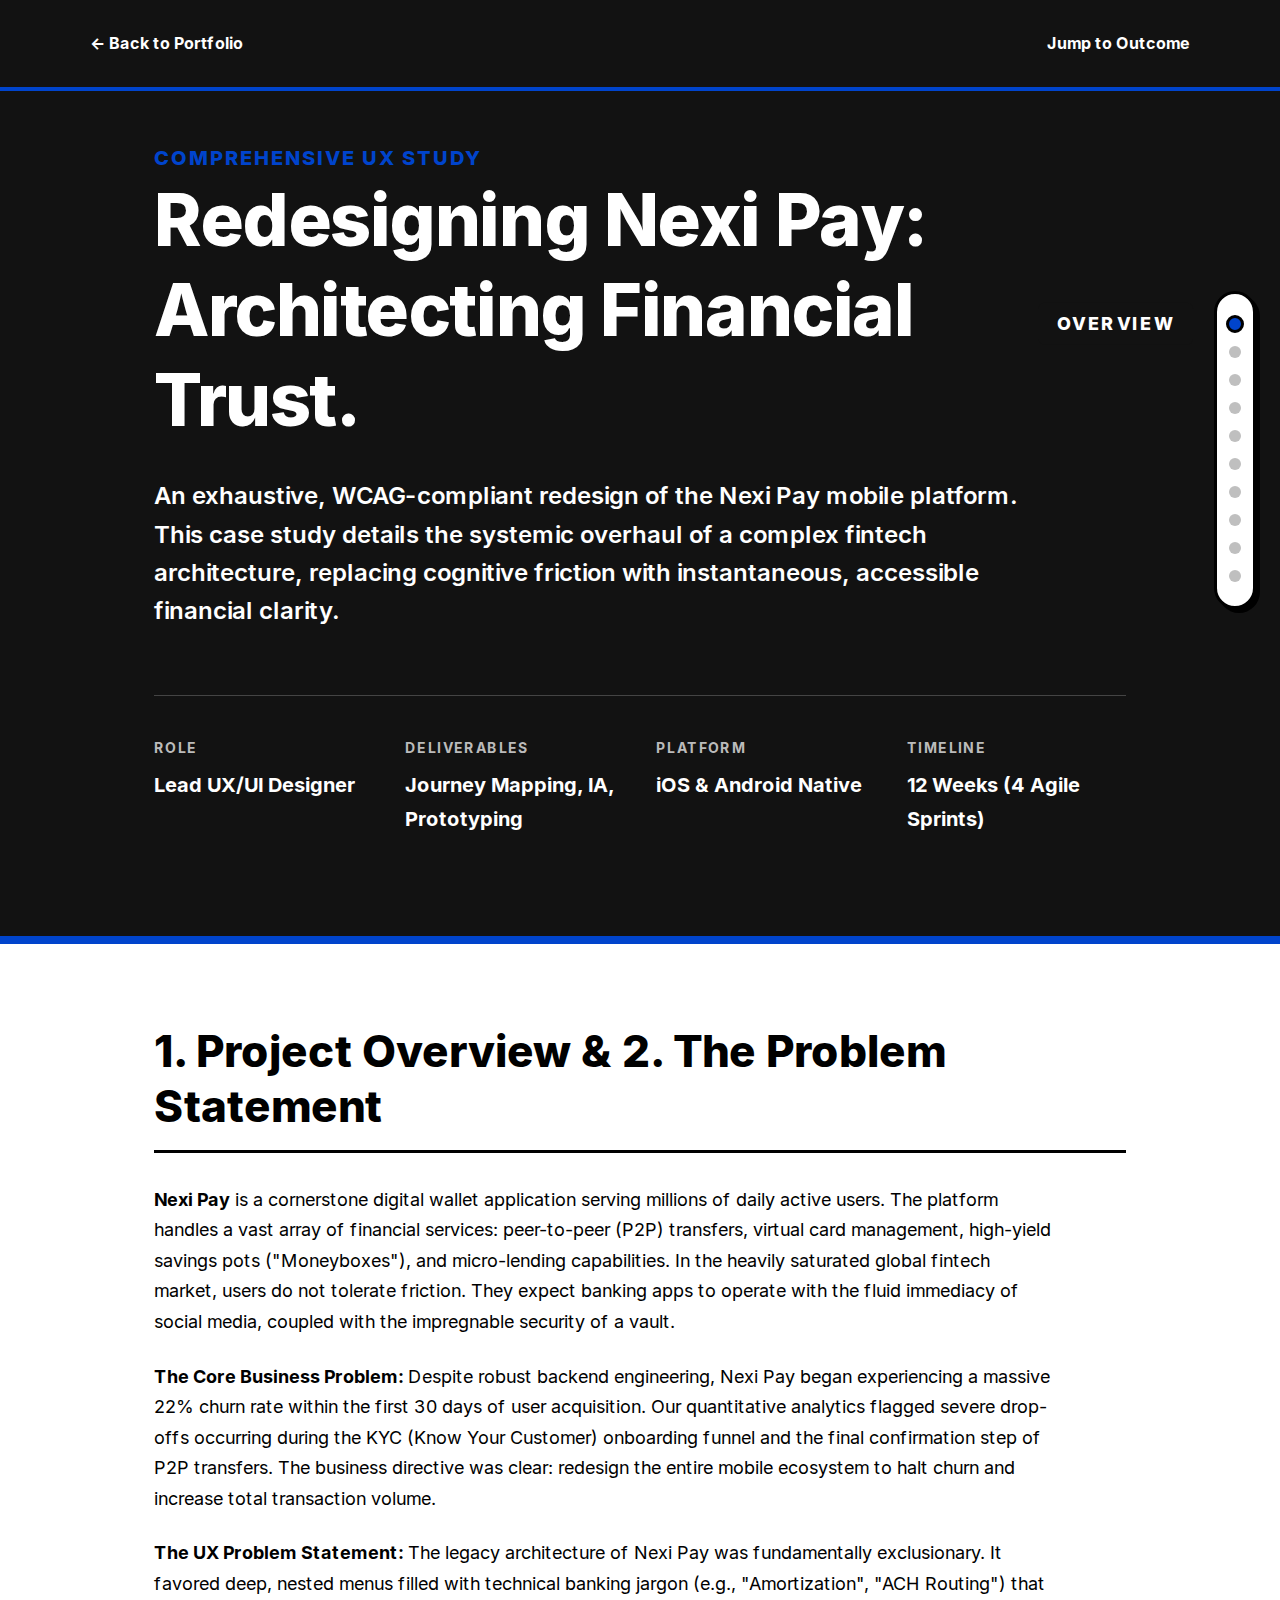
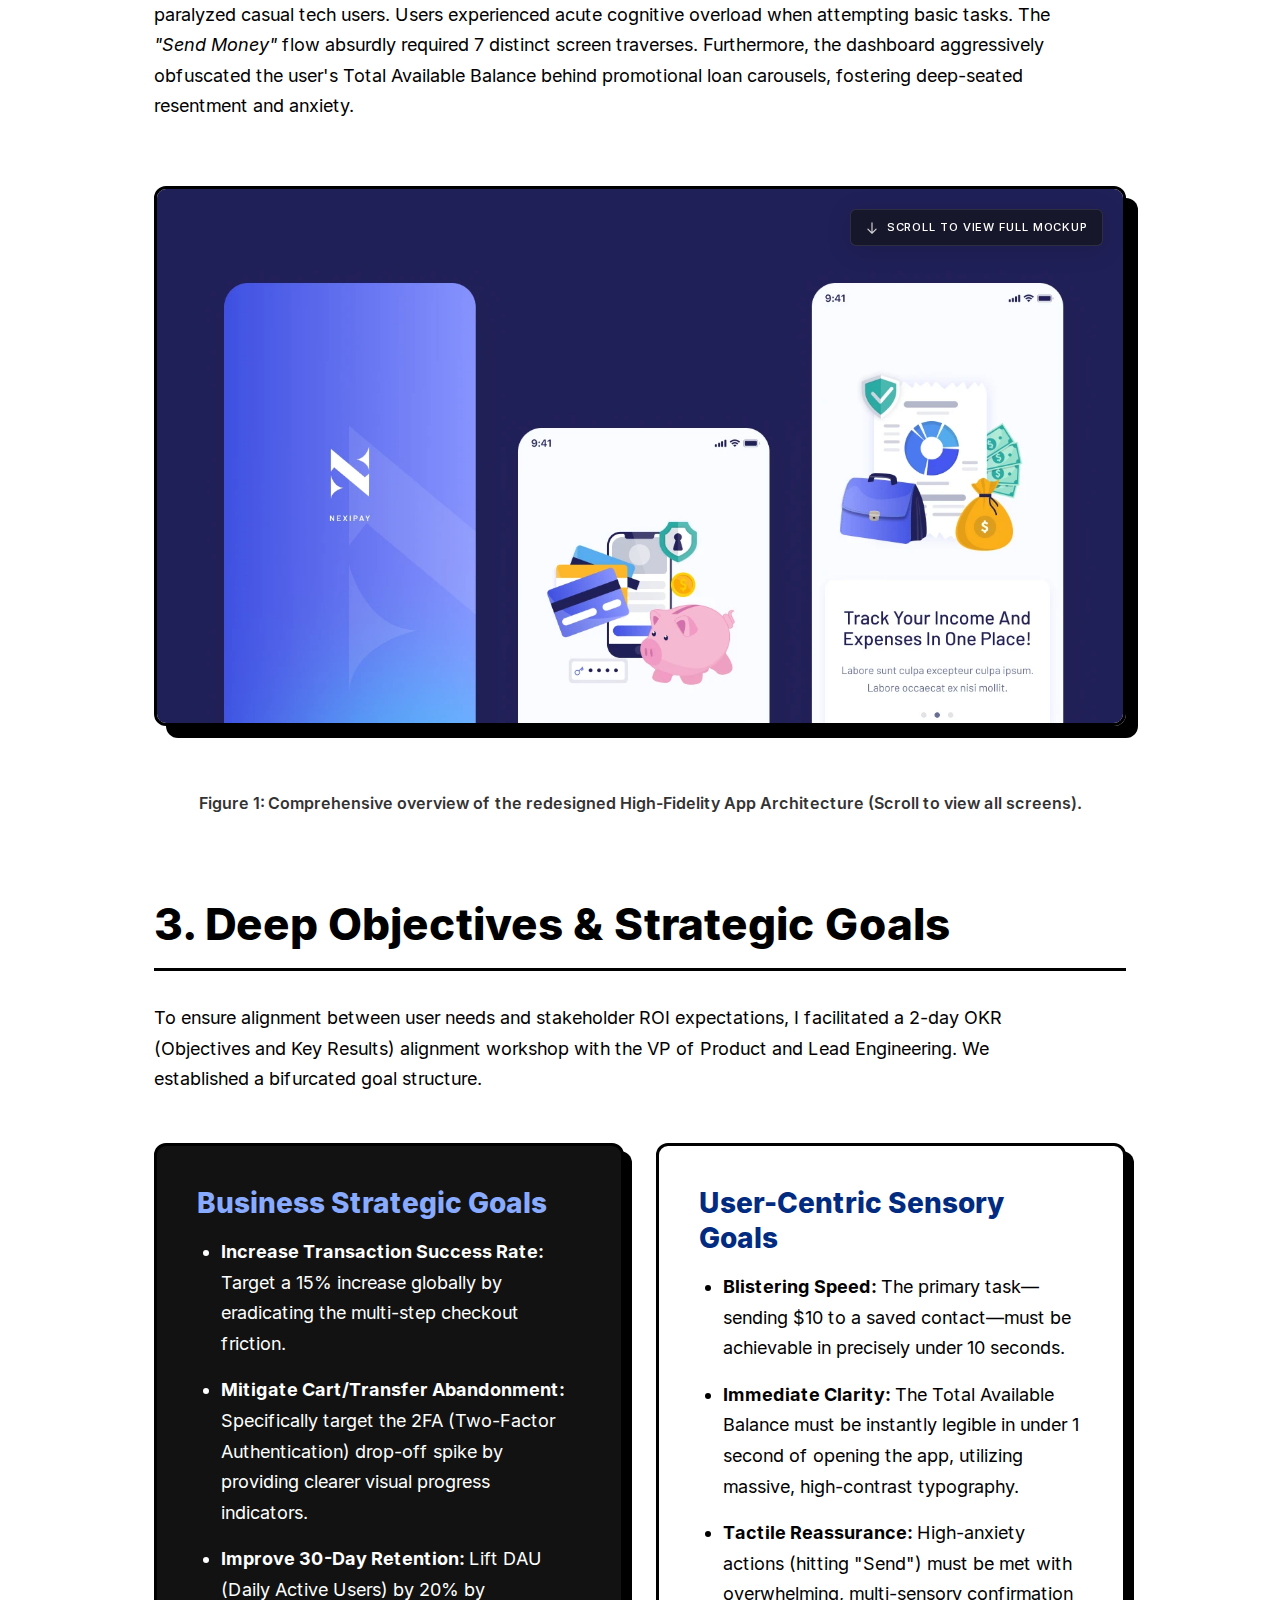
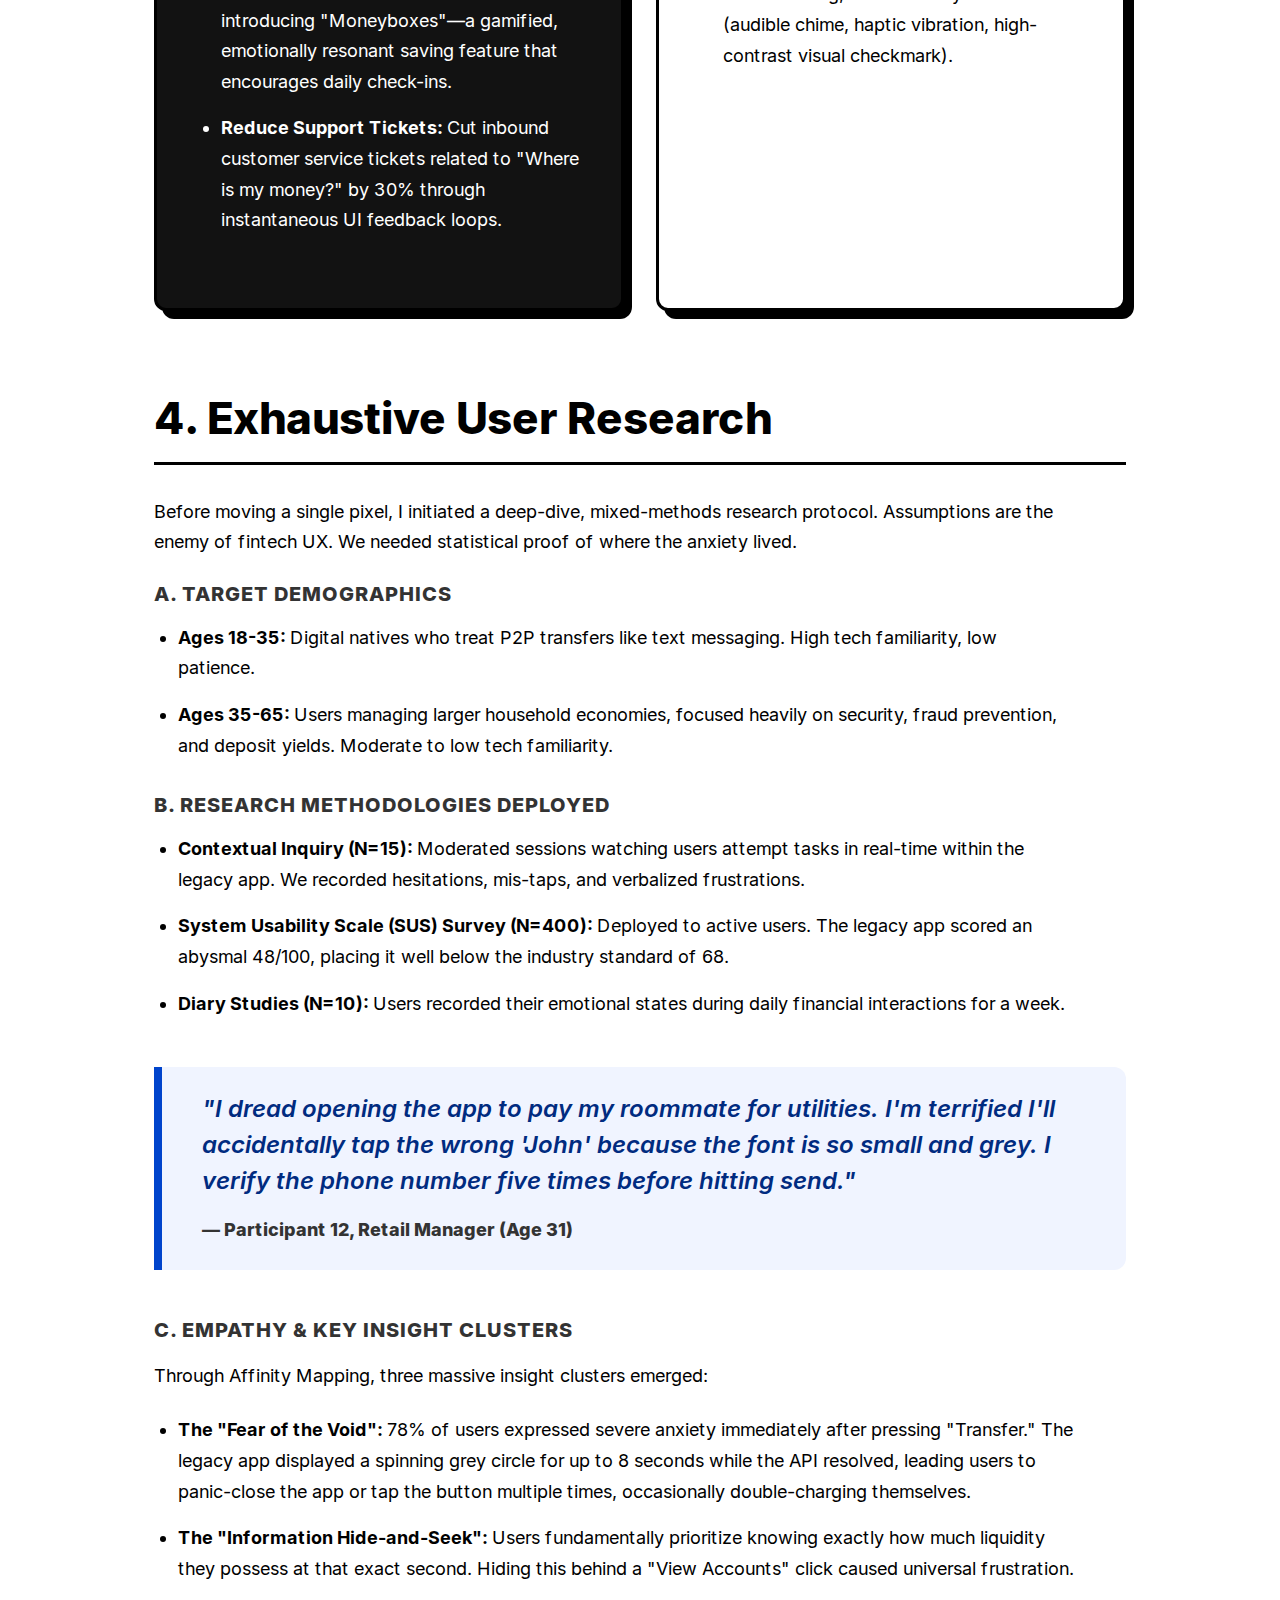
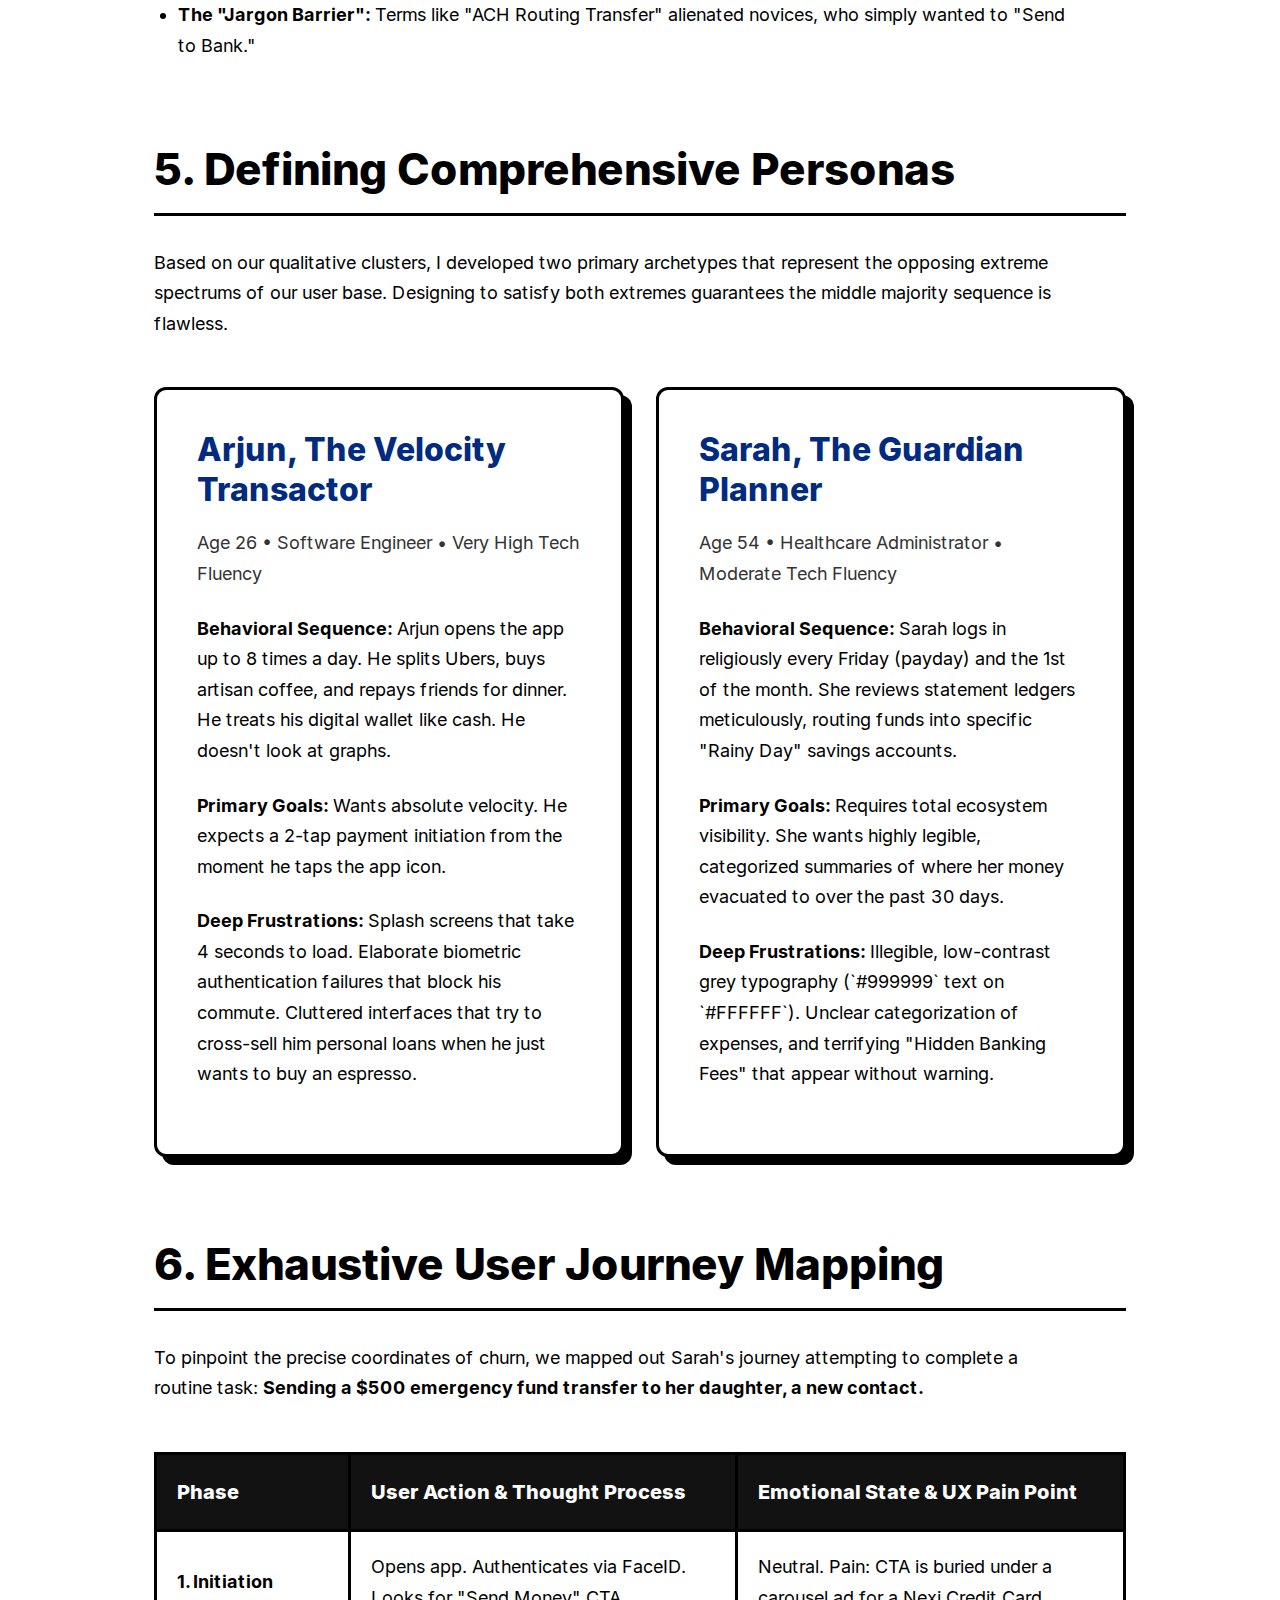
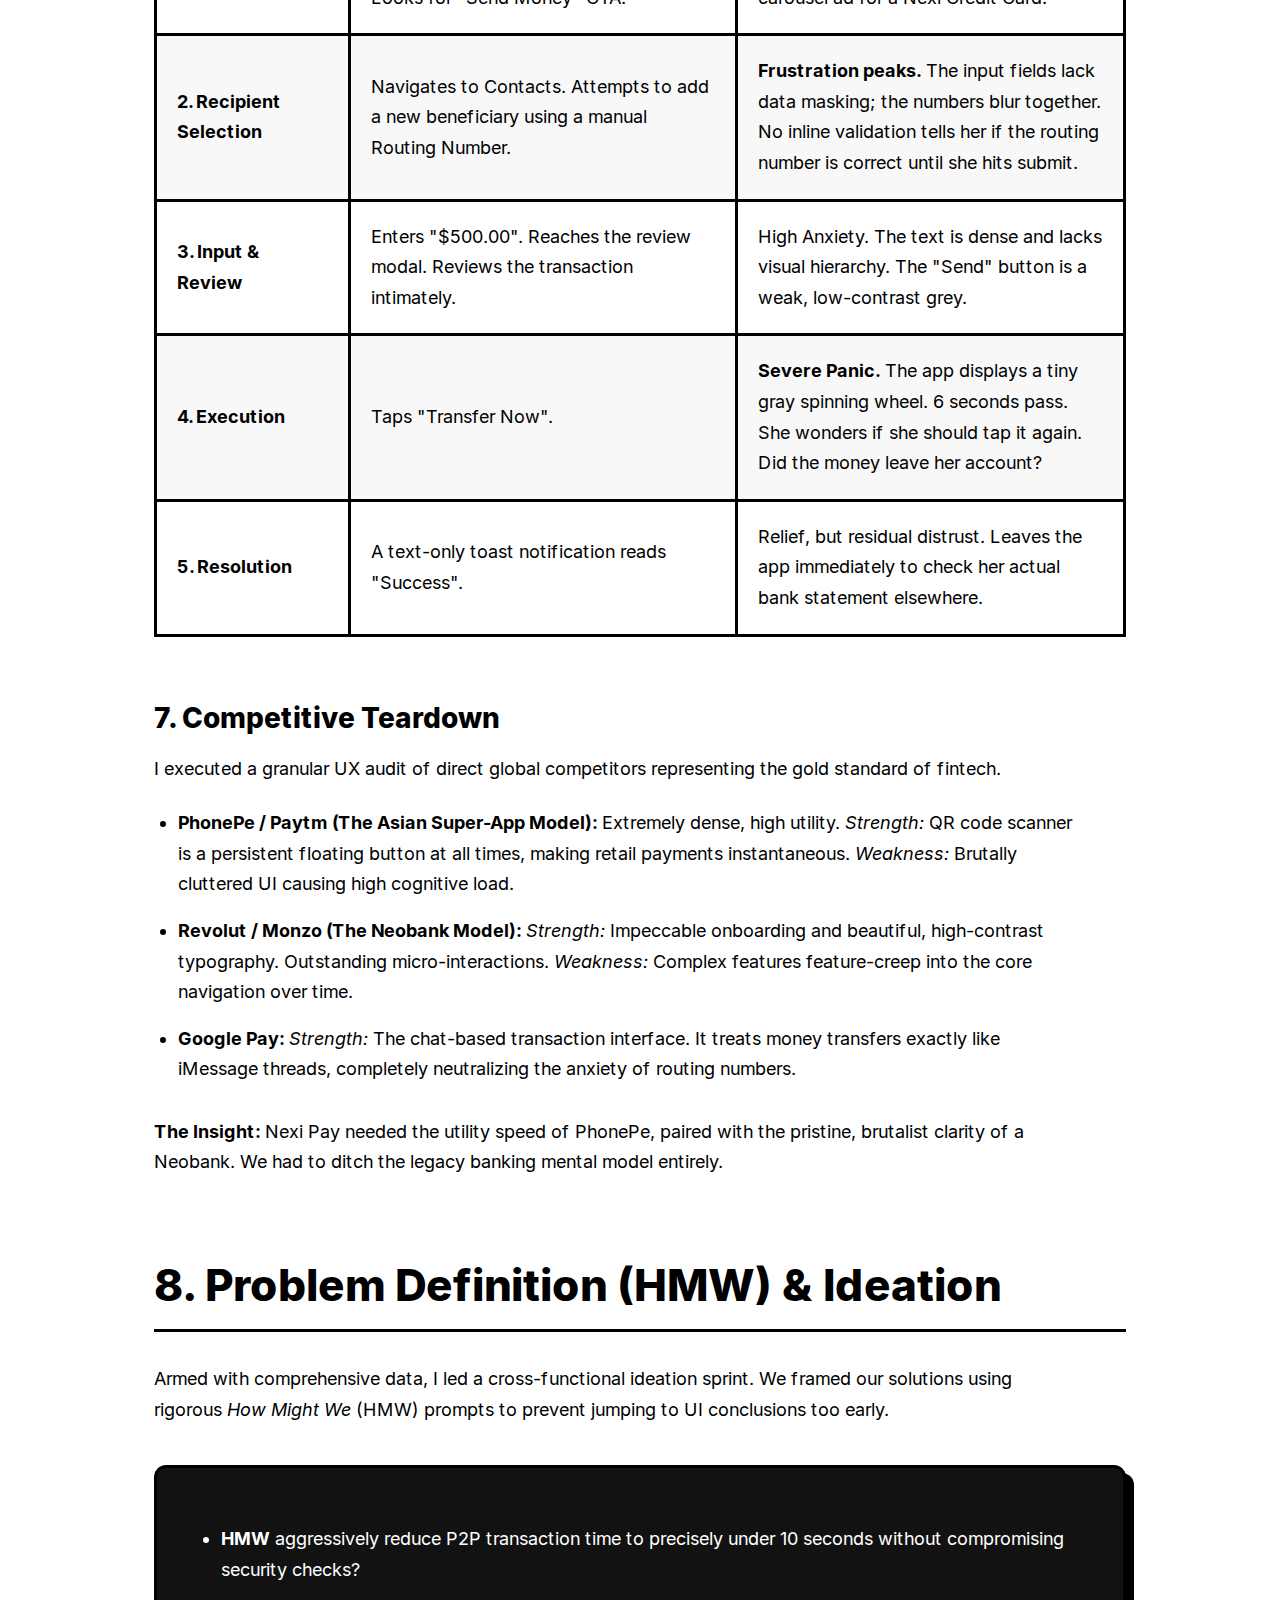
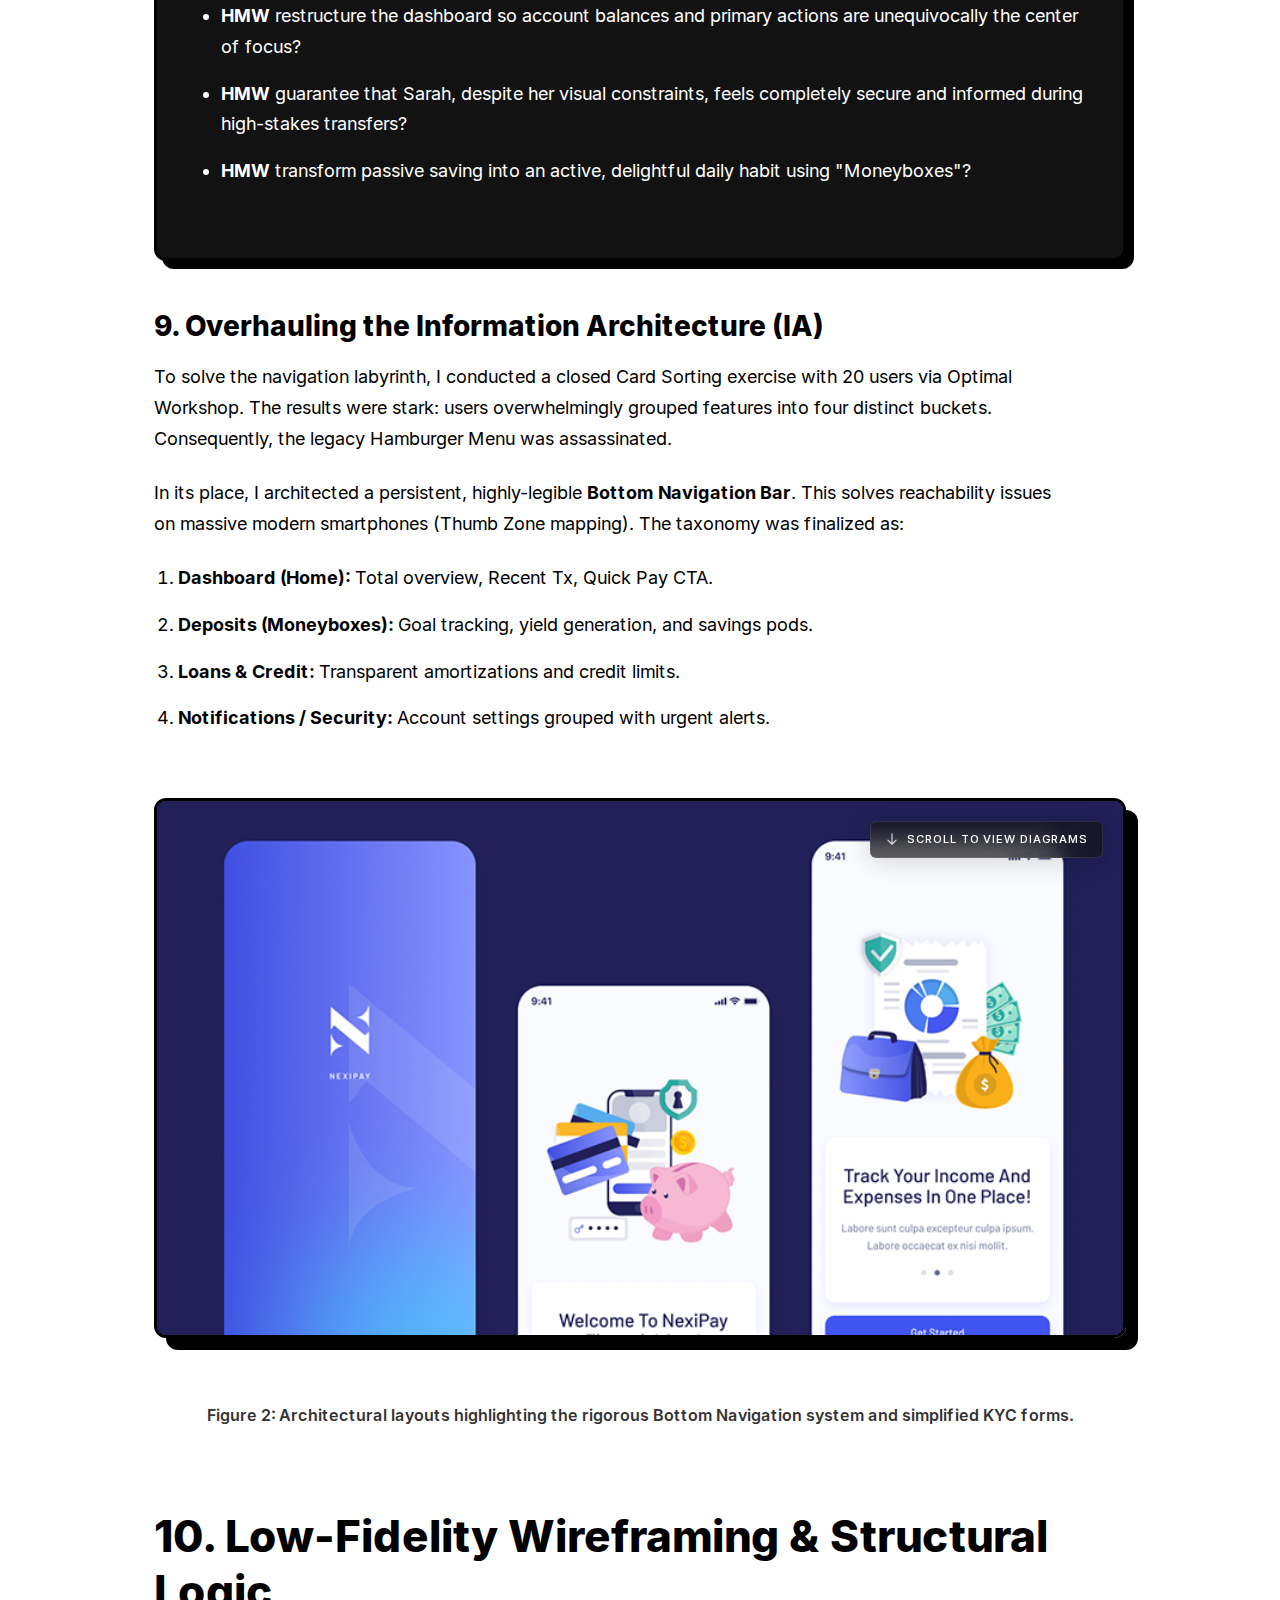
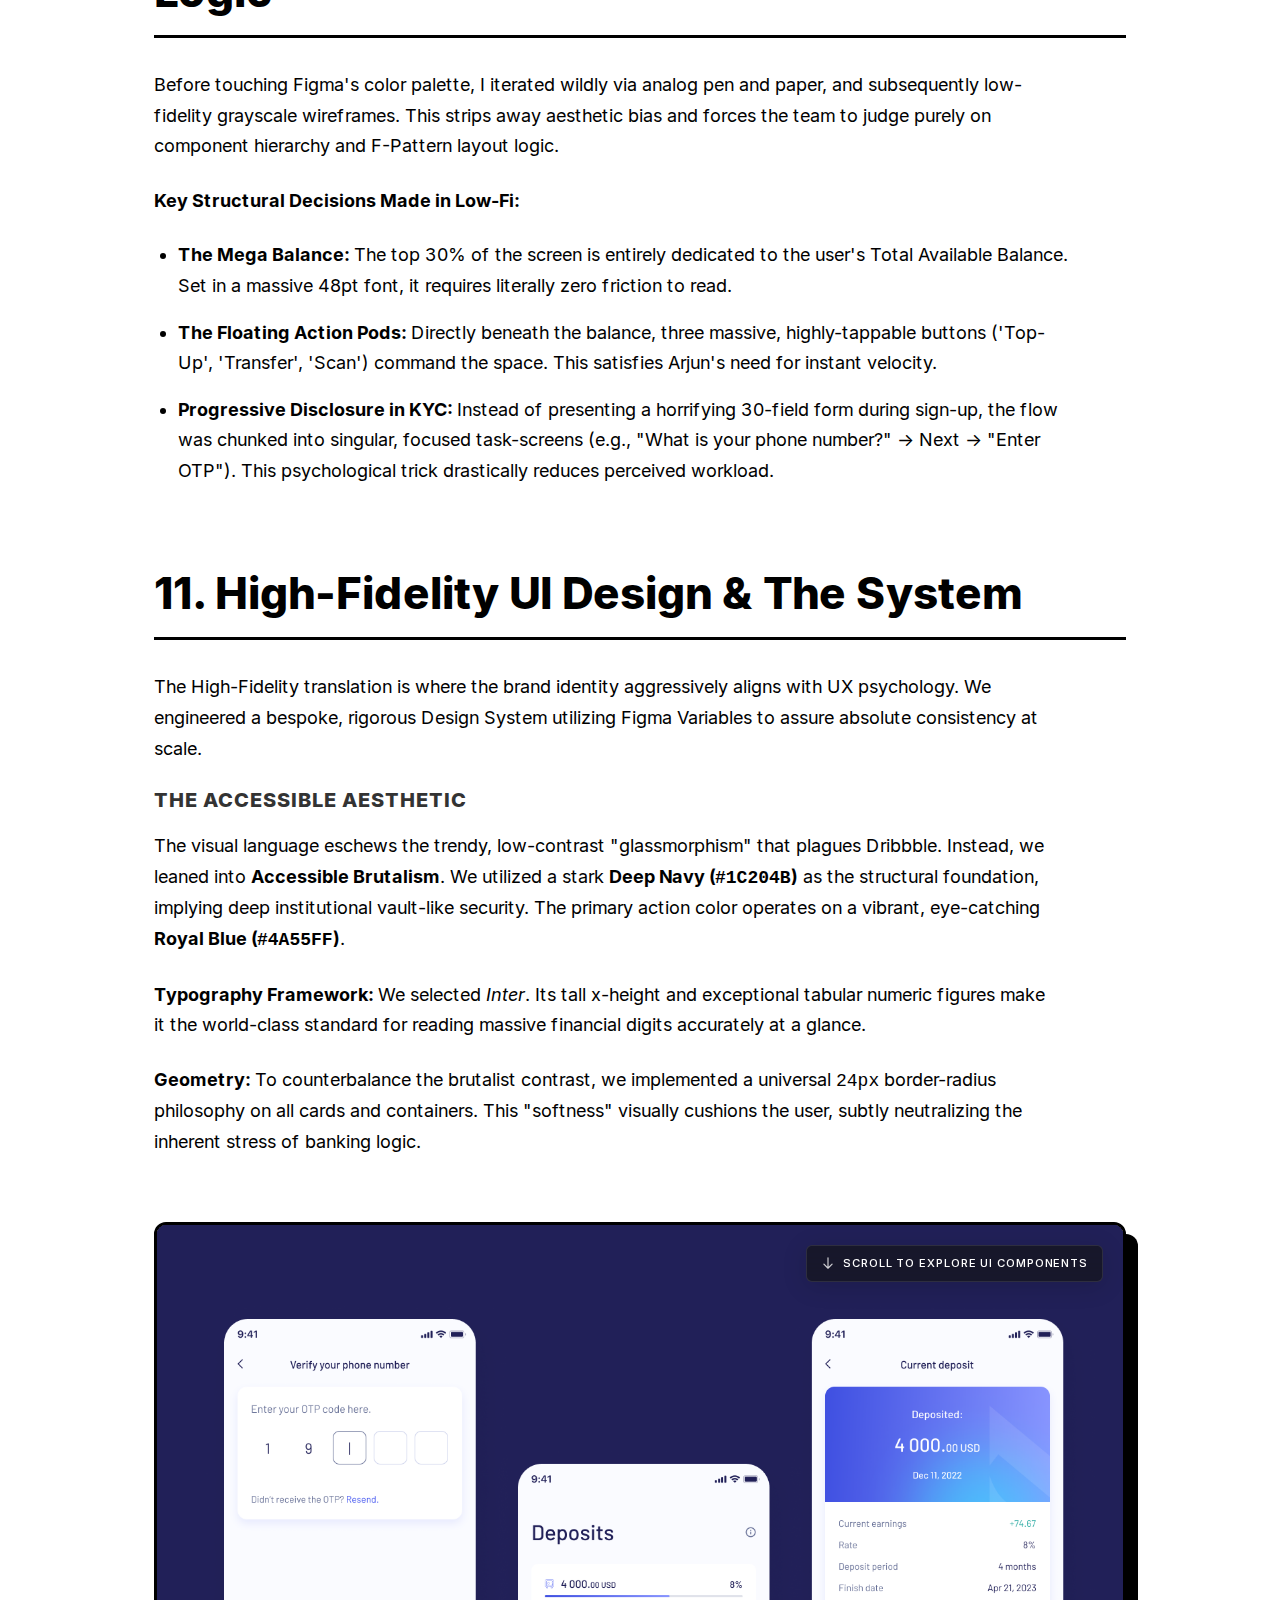
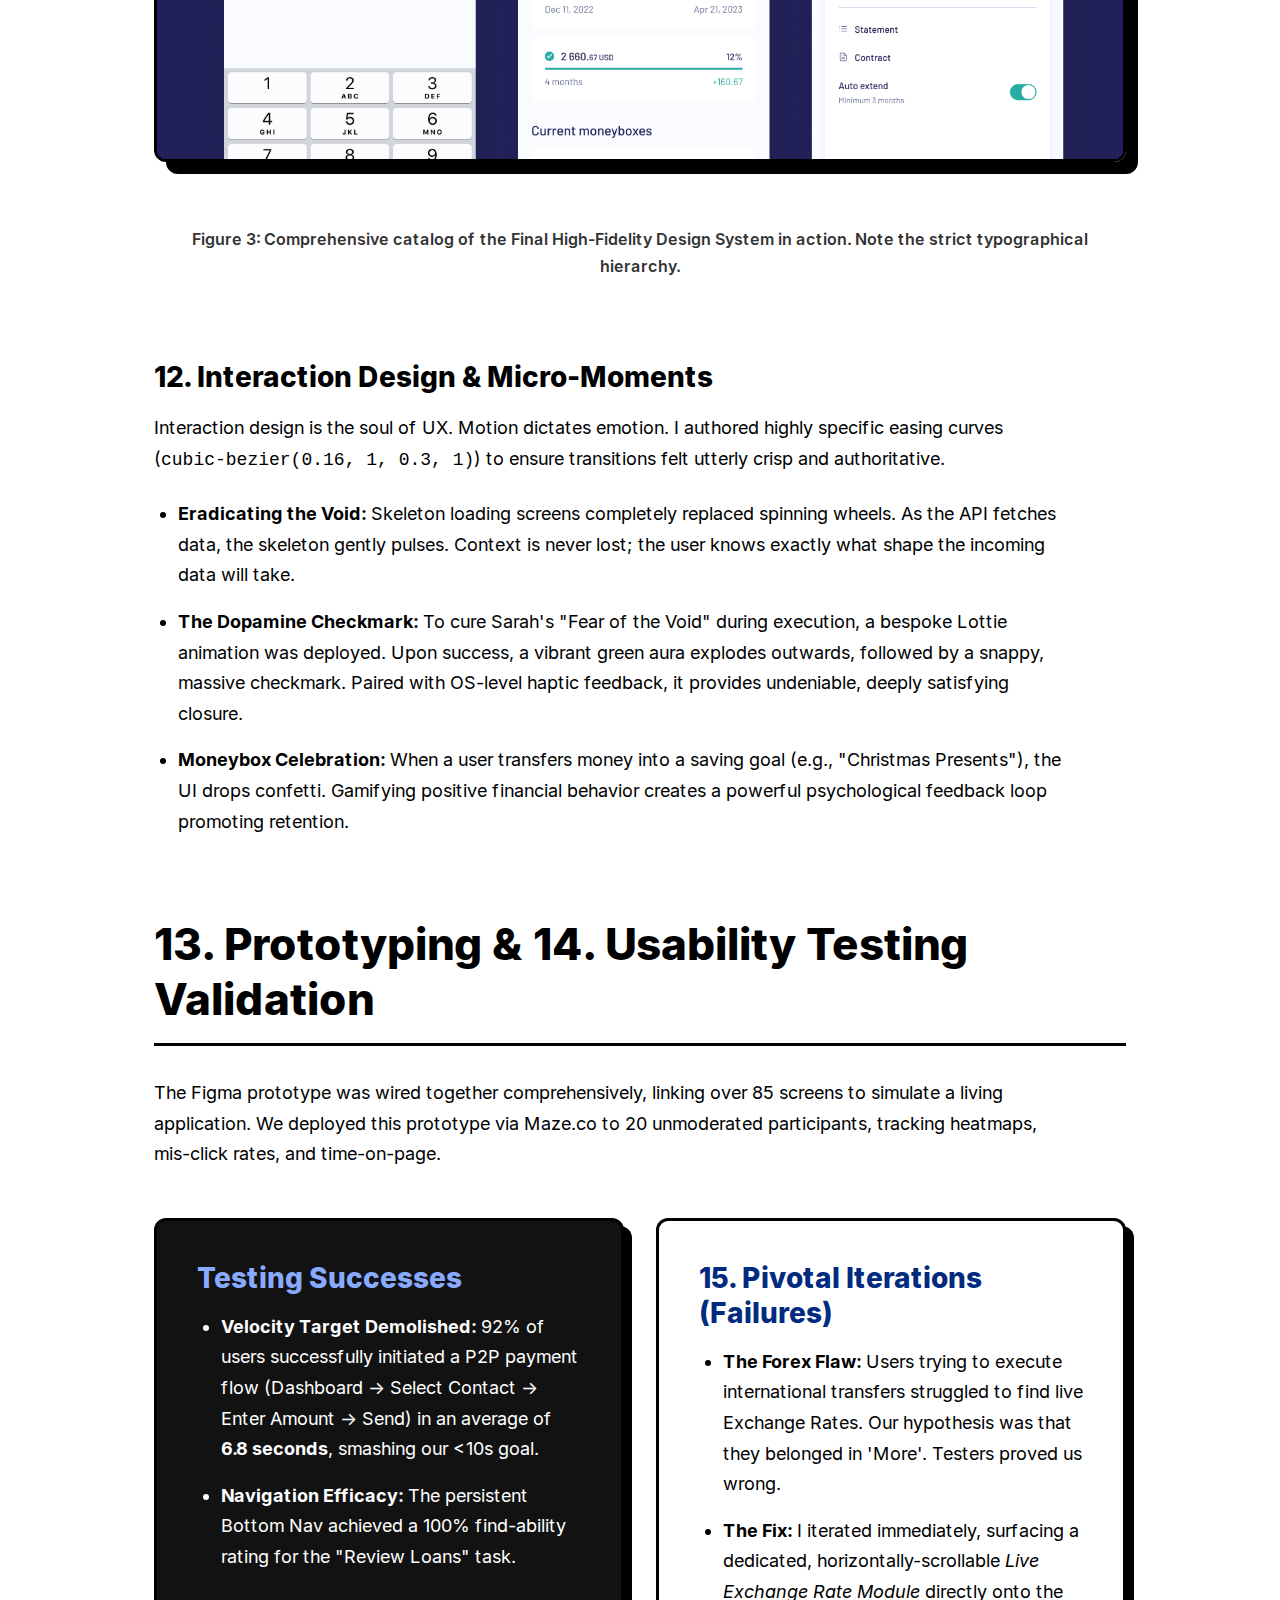
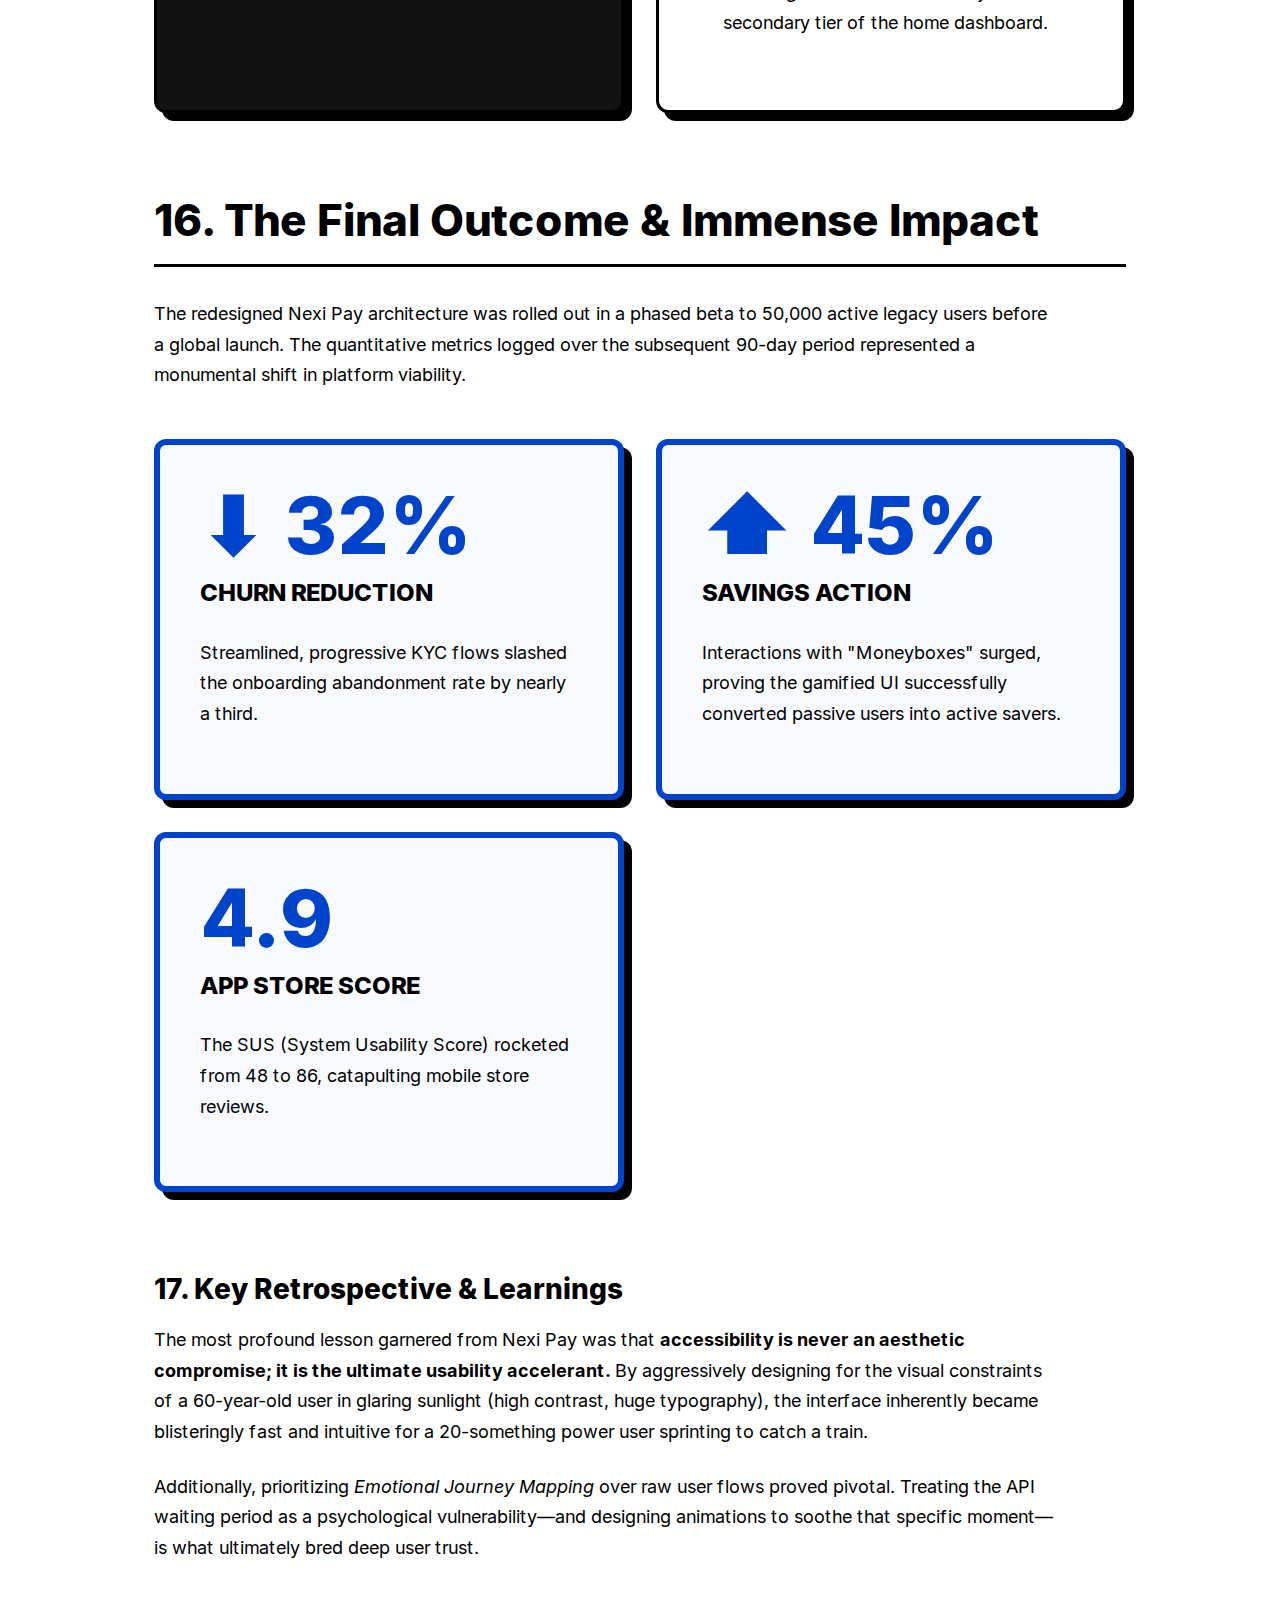
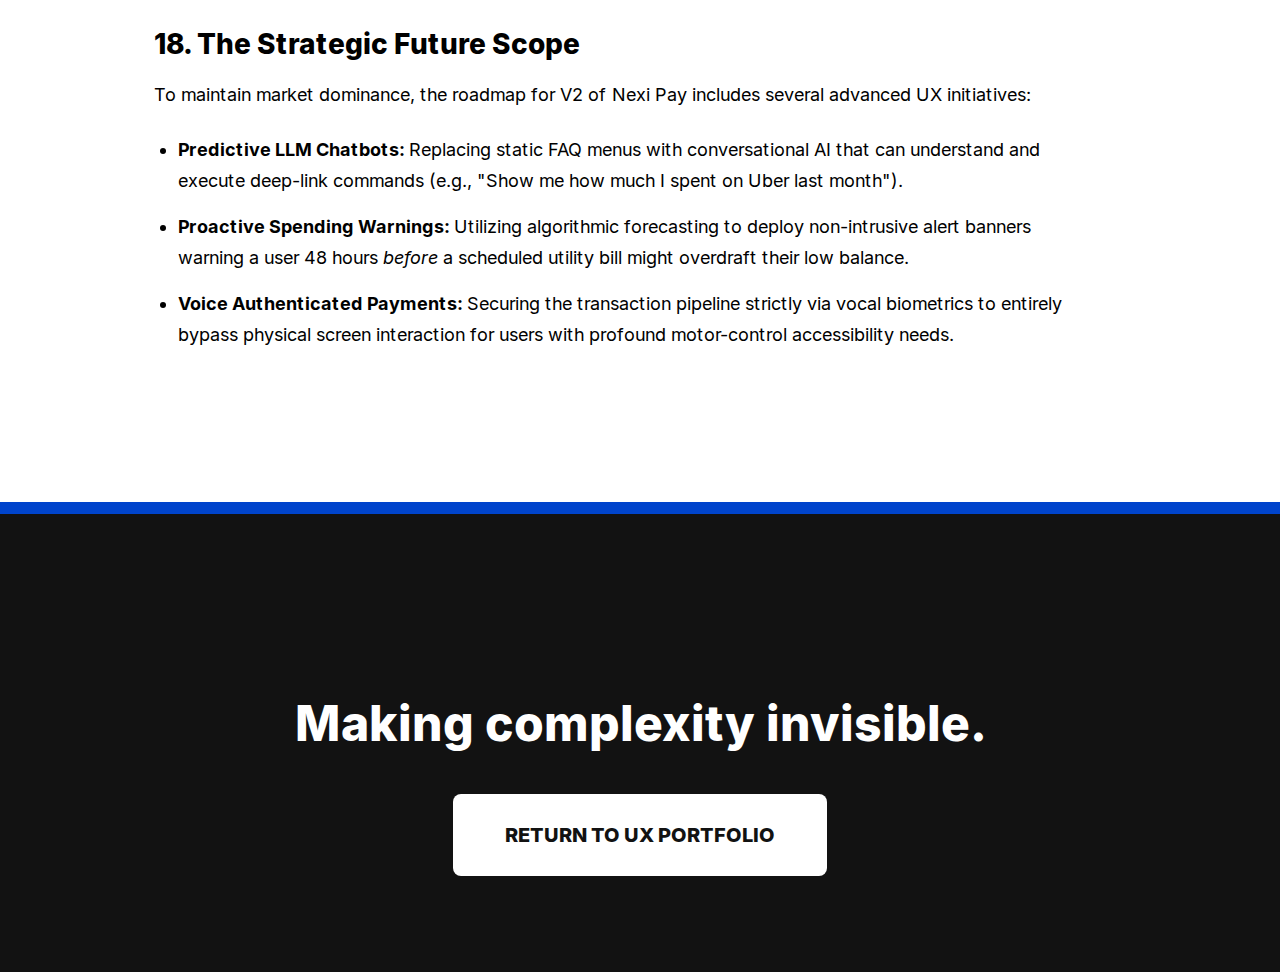
<file: projects/Nexi-project/index.html>
<!DOCTYPE html>
<html lang="en">
<head>
    <meta charset="UTF-8">
    <meta name="viewport" content="width=device-width, initial-scale=1.0">
    <title>Nexi Pay | Comprehensive Accessible UX Case Study</title>
    <meta name="description" content="An exhaustive, WCAG-compliant UX case study detailing the redesign of the Nexi Pay mobile financial application.">
    
    <link rel="stylesheet" href="../../css/fonts.css">
    <link rel="stylesheet" href="../../css/inter.css">
    
    <style>
        /* WCAG AAA COMPLIANT COLOR PALETTE */
        :root {
            --color-bg: #FFFFFF;
            --color-text-main: #000000;
            --color-text-sub: #333333;
            --color-accent: #0044CC;
            --color-accent-dark: #002B80;
            --color-focus: #FF8800;
            
            --color-surface-dark: #121212;
            --color-text-on-dark: #FFFFFF;
            
            --border-thick: 3px solid #000000;
            --border-light: 1px solid #767676;
            
            --font-heading: "Inter", -apple-system, sans-serif;
            --font-body: "Inter", -apple-system, sans-serif;
        }

        /* Essential Resets */
        html { box-sizing: border-box; font-size: 100%; scroll-behavior: smooth; }
        *, *:before, *:after { box-sizing: inherit; }
        body { background-color: var(--color-bg); color: var(--color-text-main); font-family: var(--font-body); line-height: 1.7; margin: 0; padding: 0; }

        /* Focus States (WCAG 2.4.7) */
        *:focus-visible { outline: 4px solid var(--color-focus) !important; outline-offset: 4px !important; }
        
        /* Links (WCAG 1.4.1) */
        a { color: var(--color-accent); text-decoration: underline; text-underline-offset: 4px; font-weight: 700; transition: color 0.2s; }
        a:hover, a:focus { color: var(--color-accent-dark); text-decoration-thickness: 3px; }

        /* Layout */
        .container { max-width: 1100px; margin: 0 auto; padding: 0 5%; width: 100%; }

        /* Typography */
        h1, h2, h3, h4 { font-family: var(--font-heading); color: var(--color-text-main); margin-top: 0; line-height: 1.25; font-weight: 800; }
        h1 { font-size: clamp(2.5rem, 6vw, 4.5rem); margin-bottom: 32px; letter-spacing: -0.02em; }
        h2 { font-size: clamp(2rem, 4vw, 2.75rem); margin-bottom: 32px; padding-bottom: 16px; border-bottom: var(--border-thick); margin-top: 80px; }
        h3 { font-size: 1.75rem; margin-bottom: 16px; margin-top: 48px; }
        h4 { font-size: 1.25rem; margin-bottom: 12px; margin-top: 24px; text-transform: uppercase; letter-spacing: 0.05em; color: var(--color-text-sub); }
        
        p, li { font-size: 1.125rem; color: var(--color-text-main); margin-bottom: 1.5rem; max-width: 900px; }
        p.lead { font-size: 1.5rem; font-weight: 600; color: var(--color-text-sub); line-height: 1.6; }

        ul, ol { padding-left: 1.5rem; margin-bottom: 2rem; }
        li { margin-bottom: 1rem; }

        /* Structural Elements */
        .case-study-header { padding: 50px 0 100px 0; background-color: var(--color-surface-dark); color: var(--color-text-on-dark); border-bottom: 8px solid var(--color-accent); }
        .case-study-header h1, .case-study-header p, .case-study-header li, .case-study-header span { color: var(--color-text-on-dark); }

        .meta-grid { display: grid; grid-template-columns: repeat(auto-fit, minmax(200px, 1fr)); gap: 32px; margin-top: 64px; padding-top: 40px; border-top: 1px solid #444; }
        .meta-col strong { display: block; font-size: 0.875rem; text-transform: uppercase; letter-spacing: 0.1em; color: #BBBBBB; margin-bottom: 8px; }
        .meta-col span { font-size: 1.25rem; font-weight: 700; }

        /* SCROLLABLE IMAGES (Fixing the towering size issue) */
        .image-scroll-container {
            width: 100%;
            height: clamp(400px, 60vh, 600px); /* Strictly binds the vertical height */
            overflow-y: auto; /* Allows smooth scrolling of the full image */
            overflow-x: hidden;
            margin: 64px 0;
            background: #F8F8F8;
            border: var(--border-thick);
            border-radius: 12px;
            box-shadow: 12px 12px 0px 0px var(--color-text-main); /* Brutalist shadow */
            position: relative;
        }

        .scroll-hint {
            position: absolute; top: 20px; right: 20px;
            background: rgba(18, 18, 18, 0.65);
            backdrop-filter: blur(12px);
            -webkit-backdrop-filter: blur(12px);
            color: #ffffff;
            padding: 8px 14px; 
            border-radius: 6px; 
            font-size: 0.7rem; 
            font-weight: 500;
            letter-spacing: 0.08em; 
            text-transform: uppercase;
            z-index: 10; 
            pointer-events: none;
            border: 1px solid rgba(255, 255, 255, 0.1);
            box-shadow: 0 4px 24px rgba(0,0,0,0.15);
            display: inline-flex; 
            align-items: center; 
            gap: 8px;
        }

        .scroll-icon-wrapper {
            display: flex; align-items: center; justify-content: center;
            opacity: 0.8;
        }

        .scroll-icon-wrapper svg {
            width: 14px; height: 14px;
            stroke-width: 2px;
        }

        .image-scroll-container img { width: 100%; height: auto; display: block; }
        
        .image-caption { display: block; text-align: center; font-size: 1rem; color: var(--color-text-sub); margin-top: 24px; font-weight: 600; }

        /* High Contrast Data Cards */
        .card-grid { display: grid; grid-template-columns: repeat(auto-fit, minmax(320px, 1fr)); gap: 32px; margin: 48px 0; }
        .hc-card { background-color: #FFFFFF; border: var(--border-thick); padding: 40px; border-radius: 12px; box-shadow: 8px 8px 0px 0px var(--color-text-main); }
        .hc-card.dark { background-color: var(--color-surface-dark); color: var(--color-text-on-dark); }
        .hc-card.dark h3, .hc-card.dark p, .hc-card.dark li { color: var(--color-text-on-dark); }
        .hc-card h3 { margin-top: 0; color: var(--color-accent-dark); font-size: 1.75rem; }
        .hc-card.dark h3 { color: #88AAFF; }

        /* Blockquote */
        blockquote { border-left: 8px solid var(--color-accent); margin: 48px 0; padding: 24px 40px; background: #F0F4FF; border-radius: 0 12px 12px 0; }
        blockquote p { font-size: 1.5rem; font-family: var(--font-serif); font-style: italic; font-weight: 600; color: var(--color-accent-dark); margin: 0; line-height: 1.5; }
        blockquote footer { margin-top: 16px; font-weight: 800; font-size: 1.125rem; color: var(--color-text-sub); }

        /* Tables */
        table { width: 100%; border-collapse: collapse; margin: 48px 0; border: var(--border-thick); }
        th, td { padding: 20px; text-align: left; border: var(--border-thick); font-size: 1.125rem; }
        th { background-color: var(--color-surface-dark); color: var(--color-text-on-dark); font-size: 1.25rem; font-weight: 800; }
        tr:nth-child(even) { background-color: #F8F8F8; }

        /* Navigation */
        .nav-skip { position: absolute; top: -100px; left: 0; background: var(--color-accent); color: white; padding: 16px 24px; z-index: 10000; transition: top 0.2s; font-weight: 800; }
        .nav-skip:focus { top: 0; outline: none; }

        .top-bar { background-color: var(--color-surface-dark); padding: 16px 5%; display: flex; justify-content: space-between; align-items: center; border-bottom: 4px solid var(--color-accent); position: sticky; top: 0; z-index: 9999; }
        .top-bar a { color: #FFFFFF; text-decoration: none; padding: 12px 24px; border: 2px solid transparent; border-radius: 8px; font-weight: 700; transition: 0.2s; }
        .top-bar a:hover, .top-bar a:focus { border-color: #FFFFFF; background-color: rgba(255,255,255,0.1); }

        /* Mini Nav Spy */
        .mini-nav {
            position: fixed;
            right: 24px;
            top: 50%;
            transform: translateY(-50%);
            display: flex;
            flex-direction: column;
            gap: 16px;
            z-index: 1000;
            background: #ffffff;
            padding: 24px 12px;
            border-radius: 40px;
            border: var(--border-thick);
            box-shadow: 4px 4px 0px 0px var(--color-text-main);
        }

        .nav-dot {
            width: 12px;
            height: 12px;
            background: #BFBFBF;
            border-radius: 50%;
            transition: all 0.3s;
            display: block;
            text-decoration: none;
            position: relative;
            border: 2px solid transparent;
        }
        
        .nav-dot:hover, .nav-dot:focus-visible {
            background: var(--color-accent);
            outline: none;
        }

        .nav-dot.active {
            background: var(--color-accent);
            transform: scale(1.5);
            border-color: var(--color-text-main);
        }

        .nav-dot::after {
            content: attr(data-label);
            position: absolute;
            right: 32px;
            top: 50%;
            transform: translateY(-50%) translateX(10px);
            background: var(--color-surface-dark);
            color: #fff;
            padding: 4px 12px;
            border-radius: 4px;
            font-size: 0.75rem;
            font-weight: 800;
            text-transform: uppercase;
            letter-spacing: 0.1em;
            white-space: nowrap;
            opacity: 0;
            pointer-events: none;
            transition: all 0.3s;
        }

        .nav-dot:hover::after, .nav-dot.active::after {
            opacity: 1;
            transform: translateY(-50%) translateX(0);
        }

        @media (max-width: 1240px) {
            .mini-nav { display: none; }
        }
    </style>
</head>
<body>

    <!-- Mini Nav Spy -->
    <nav class="mini-nav" aria-label="Section Navigation">
        <a href="#heading-overview" class="nav-dot active" data-label="Overview"></a>
        <a href="#heading-goals" class="nav-dot" data-label="Goals"></a>
        <a href="#heading-research" class="nav-dot" data-label="Research"></a>
        <a href="#heading-personas" class="nav-dot" data-label="Personas"></a>
        <a href="#heading-journey" class="nav-dot" data-label="Journey"></a>
        <a href="#heading-architecture" class="nav-dot" data-label="Architecture"></a>
        <a href="#heading-wireframes" class="nav-dot" data-label="Wireframes"></a>
        <a href="#heading-design" class="nav-dot" data-label="Design UI"></a>
        <a href="#heading-testing" class="nav-dot" data-label="Testing"></a>
        <a href="#heading-impact" class="nav-dot" data-label="Impact"></a>
    </nav>

    <!-- WCAG 2.4.1 Bypass Blocks -->
    <a href="#main-content" class="nav-skip">Skip to main content</a>

    <header role="banner" class="top-bar">
        <a href="../index.html" aria-label="Return to Portfolio Homepage">← Back to Portfolio</a>
        <a href="#impact" aria-label="Skip to Final Outcome">Jump to Outcome</a>
    </header>

    <main id="main-content" role="main">
        
        <!-- HEADER -->
        <header class="case-study-header">
            <div class="container">
                <span style="font-size: 1.25rem; font-weight:800; text-transform:uppercase; letter-spacing:0.1em; color:var(--color-accent);">Comprehensive UX Study</span>
                <h1>Redesigning Nexi Pay:<br>Architecting Financial Trust.</h1>
                <p class="lead" style="max-width: 900px;">An exhaustive, WCAG-compliant redesign of the Nexi Pay mobile platform. This case study details the systemic overhaul of a complex fintech architecture, replacing cognitive friction with instantaneous, accessible financial clarity.</p>
                
                <div class="meta-grid">
                    <div class="meta-col"><strong>Role</strong><span>Lead UX/UI Designer</span></div>
                    <div class="meta-col"><strong>Deliverables</strong><span>Journey Mapping, IA, Prototyping</span></div>
                    <div class="meta-col"><strong>Platform</strong><span>iOS & Android Native</span></div>
                    <div class="meta-col"><strong>Timeline</strong><span>12 Weeks (4 Agile Sprints)</span></div>
                </div>
            </div>
        </header>

        <div class="container" style="padding-bottom: 120px;">
            
            <!-- SECTION 1 -->
            <section aria-labelledby="heading-overview">
                <h2 id="heading-overview">1. Project Overview & 2. The Problem Statement</h2>
                <p><strong>Nexi Pay</strong> is a cornerstone digital wallet application serving millions of daily active users. The platform handles a vast array of financial services: peer-to-peer (P2P) transfers, virtual card management, high-yield savings pots ("Moneyboxes"), and micro-lending capabilities. In the heavily saturated global fintech market, users do not tolerate friction. They expect banking apps to operate with the fluid immediacy of social media, coupled with the impregnable security of a vault.</p>
                
                <p><strong>The Core Business Problem:</strong> Despite robust backend engineering, Nexi Pay began experiencing a massive 22% churn rate within the first 30 days of user acquisition. Our quantitative analytics flagged severe drop-offs occurring during the KYC (Know Your Customer) onboarding funnel and the final confirmation step of P2P transfers. The business directive was clear: redesign the entire mobile ecosystem to halt churn and increase total transaction volume.</p>

                <p><strong>The UX Problem Statement:</strong> The legacy architecture of Nexi Pay was fundamentally exclusionary. It favored deep, nested menus filled with technical banking jargon (e.g., "Amortization", "ACH Routing") that paralyzed casual tech users. Users experienced acute cognitive overload when attempting basic tasks. The <em>"Send Money"</em> flow absurdly required 7 distinct screen traverses. Furthermore, the dashboard aggressively obfuscated the user's Total Available Balance behind promotional loan carousels, fostering deep-seated resentment and anxiety.</p>
                
                <div class="image-scroll-container">
                    <div class="scroll-hint">
                        <div class="scroll-icon-wrapper">
                            <svg fill="none" stroke="currentColor" stroke-width="3" viewBox="0 0 24 24" xmlns="http://www.w3.org/2000/svg"><path stroke-linecap="round" stroke-linejoin="round" d="M19 14l-7 7m0 0l-7-7m7 7V3"></path></svg>
                        </div>
                        Scroll to view full mockup
                    </div>
                    <img src="../../images/Nexi/f35ad5221343037.67d298f68e160.webp" alt="High-fidelity mockups showing the overarching architecture of the Nexi Pay financial application, including the main dashboard, onboarding, and tracking interfaces.">
                </div>
                <span class="image-caption">Figure 1: Comprehensive overview of the redesigned High-Fidelity App Architecture (Scroll to view all screens).</span>
            </section>

            <!-- SECTION 2 -->
            <section aria-labelledby="heading-goals">
                <h2 id="heading-goals">3. Deep Objectives & Strategic Goals</h2>
                <p>To ensure alignment between user needs and stakeholder ROI expectations, I facilitated a 2-day OKR (Objectives and Key Results) alignment workshop with the VP of Product and Lead Engineering. We established a bifurcated goal structure.</p>

                <div class="card-grid">
                    <div class="hc-card dark">
                        <h3>Business Strategic Goals</h3>
                        <ul>
                            <li><strong>Increase Transaction Success Rate:</strong> Target a 15% increase globally by eradicating the multi-step checkout friction.</li>
                            <li><strong>Mitigate Cart/Transfer Abandonment:</strong> Specifically target the 2FA (Two-Factor Authentication) drop-off spike by providing clearer visual progress indicators.</li>
                            <li><strong>Improve 30-Day Retention:</strong> Lift DAU (Daily Active Users) by 20% by introducing "Moneyboxes"—a gamified, emotionally resonant saving feature that encourages daily check-ins.</li>
                            <li><strong>Reduce Support Tickets:</strong> Cut inbound customer service tickets related to "Where is my money?" by 30% through instantaneous UI feedback loops.</li>
                        </ul>
                    </div>
                    <div class="hc-card">
                        <h3>User-Centric Sensory Goals</h3>
                        <ul>
                            <li><strong>Blistering Speed:</strong> The primary task—sending $10 to a saved contact—must be achievable in precisely under 10 seconds.</li>
                            <li><strong>Immediate Clarity:</strong> The Total Available Balance must be instantly legible in under 1 second of opening the app, utilizing massive, high-contrast typography.</li>
                            <li><strong>Tactile Reassurance:</strong> High-anxiety actions (hitting "Send") must be met with overwhelming, multi-sensory confirmation (audible chime, haptic vibration, high-contrast visual checkmark).</li>
                        </ul>
                    </div>
                </div>
            </section>

            <!-- SECTION 3 -->
            <section aria-labelledby="heading-research">
                <h2 id="heading-research">4. Exhaustive User Research</h2>
                <p>Before moving a single pixel, I initiated a deep-dive, mixed-methods research protocol. Assumptions are the enemy of fintech UX. We needed statistical proof of where the anxiety lived.</p>
                
                <h4>A. Target Demographics</h4>
                <ul>
                    <li><strong>Ages 18-35:</strong> Digital natives who treat P2P transfers like text messaging. High tech familiarity, low patience.</li>
                    <li><strong>Ages 35-65:</strong> Users managing larger household economies, focused heavily on security, fraud prevention, and deposit yields. Moderate to low tech familiarity.</li>
                </ul>

                <h4>B. Research Methodologies Deployed</h4>
                <ul>
                    <li><strong>Contextual Inquiry (N=15):</strong> Moderated sessions watching users attempt tasks in real-time within the legacy app. We recorded hesitations, mis-taps, and verbalized frustrations.</li>
                    <li><strong>System Usability Scale (SUS) Survey (N=400):</strong> Deployed to active users. The legacy app scored an abysmal 48/100, placing it well below the industry standard of 68.</li>
                    <li><strong>Diary Studies (N=10):</strong> Users recorded their emotional states during daily financial interactions for a week.</li>
                </ul>

                <blockquote>
                    <p>"I dread opening the app to pay my roommate for utilities. I'm terrified I'll accidentally tap the wrong 'John' because the font is so small and grey. I verify the phone number five times before hitting send."</p>
                    <footer>— Participant 12, Retail Manager (Age 31)</footer>
                </blockquote>

                <h4>C. Empathy & Key Insight Clusters</h4>
                <p>Through Affinity Mapping, three massive insight clusters emerged:</p>
                <ul>
                    <li><strong>The "Fear of the Void":</strong> 78% of users expressed severe anxiety immediately after pressing "Transfer." The legacy app displayed a spinning grey circle for up to 8 seconds while the API resolved, leading users to panic-close the app or tap the button multiple times, occasionally double-charging themselves.</li>
                    <li><strong>The "Information Hide-and-Seek":</strong> Users fundamentally prioritize knowing exactly how much liquidity they possess at that exact second. Hiding this behind a "View Accounts" click caused universal frustration.</li>
                    <li><strong>The "Jargon Barrier":</strong> Terms like "ACH Routing Transfer" alienated novices, who simply wanted to "Send to Bank."</li>
                </ul>
            </section>

            <!-- SECTION 4 -->
            <section aria-labelledby="heading-personas">
                <h2 id="heading-personas">5. Defining Comprehensive Personas</h2>
                <p>Based on our qualitative clusters, I developed two primary archetypes that represent the opposing extreme spectrums of our user base. Designing to satisfy both extremes guarantees the middle majority sequence is flawless.</p>

                <div class="card-grid">
                    <div class="hc-card">
                        <h3 style="font-size:2rem; margin-bottom: 8px;">Arjun, The Velocity Transactor</h3>
                        <p style="font-size: 1.125rem; color: var(--color-text-sub); margin-bottom: 24px;">Age 26 • Software Engineer • Very High Tech Fluency</p>
                        <p><strong>Behavioral Sequence:</strong> Arjun opens the app up to 8 times a day. He splits Ubers, buys artisan coffee, and repays friends for dinner. He treats his digital wallet like cash. He doesn't look at graphs.</p>
                        <p><strong>Primary Goals:</strong> Wants absolute velocity. He expects a 2-tap payment initiation from the moment he taps the app icon.</p>
                        <p><strong>Deep Frustrations:</strong> Splash screens that take 4 seconds to load. Elaborate biometric authentication failures that block his commute. Cluttered interfaces that try to cross-sell him personal loans when he just wants to buy an espresso.</p>
                    </div>
                    <div class="hc-card">
                        <h3 style="font-size:2rem; margin-bottom: 8px;">Sarah, The Guardian Planner</h3>
                        <p style="font-size: 1.125rem; color: var(--color-text-sub); margin-bottom: 24px;">Age 54 • Healthcare Administrator • Moderate Tech Fluency</p>
                        <p><strong>Behavioral Sequence:</strong> Sarah logs in religiously every Friday (payday) and the 1st of the month. She reviews statement ledgers meticulously, routing funds into specific "Rainy Day" savings accounts.</p>
                        <p><strong>Primary Goals:</strong> Requires total ecosystem visibility. She wants highly legible, categorized summaries of where her money evacuated to over the past 30 days.</p>
                        <p><strong>Deep Frustrations:</strong> Illegible, low-contrast grey typography (`#999999` text on `#FFFFFF`). Unclear categorization of expenses, and terrifying "Hidden Banking Fees" that appear without warning.</p>
                    </div>
                </div>
            </section>

            <!-- SECTION 5 -->
            <section aria-labelledby="heading-journey">
                <h2 id="heading-journey">6. Exhaustive User Journey Mapping</h2>
                <p>To pinpoint the precise coordinates of churn, we mapped out Sarah's journey attempting to complete a routine task: <strong>Sending a $500 emergency fund transfer to her daughter, a new contact.</strong></p>
                
                <table>
                    <thead>
                        <tr>
                            <th scope="col" style="width: 20%;">Phase</th>
                            <th scope="col" style="width: 40%;">User Action & Thought Process</th>
                            <th scope="col" style="width: 40%;">Emotional State & UX Pain Point</th>
                        </tr>
                    </thead>
                    <tbody>
                        <tr>
                            <td><strong>1. Initiation</strong></td>
                            <td>Opens app. Authenticates via FaceID. Looks for "Send Money" CTA.</td>
                            <td>Neutral. Pain: CTA is buried under a carousel ad for a Nexi Credit Card.</td>
                        </tr>
                        <tr>
                            <td><strong>2. Recipient Selection</strong></td>
                            <td>Navigates to Contacts. Attempts to add a new beneficiary using a manual Routing Number.</td>
                            <td><strong>Frustration peaks.</strong> The input fields lack data masking; the numbers blur together. No inline validation tells her if the routing number is correct until she hits submit.</td>
                        </tr>
                        <tr>
                            <td><strong>3. Input & Review</strong></td>
                            <td>Enters "$500.00". Reaches the review modal. Reviews the transaction intimately.</td>
                            <td>High Anxiety. The text is dense and lacks visual hierarchy. The "Send" button is a weak, low-contrast grey.</td>
                        </tr>
                        <tr>
                            <td><strong>4. Execution</strong></td>
                            <td>Taps "Transfer Now".</td>
                            <td><strong>Severe Panic.</strong> The app displays a tiny gray spinning wheel. 6 seconds pass. She wonders if she should tap it again. Did the money leave her account?</td>
                        </tr>
                        <tr>
                            <td><strong>5. Resolution</strong></td>
                            <td>A text-only toast notification reads "Success".</td>
                            <td>Relief, but residual distrust. Leaves the app immediately to check her actual bank statement elsewhere.</td>
                        </tr>
                    </tbody>
                </table>

                <h3 style="margin-top: 64px;">7. Competitive Teardown</h3>
                <p>I executed a granular UX audit of direct global competitors representing the gold standard of fintech.</p>
                <ul>
                    <li><strong>PhonePe / Paytm (The Asian Super-App Model):</strong> Extremely dense, high utility. <em>Strength:</em> QR code scanner is a persistent floating button at all times, making retail payments instantaneous. <em>Weakness:</em> Brutally cluttered UI causing high cognitive load.</li>
                    <li><strong>Revolut / Monzo (The Neobank Model):</strong> <em>Strength:</em> Impeccable onboarding and beautiful, high-contrast typography. Outstanding micro-interactions. <em>Weakness:</em> Complex features feature-creep into the core navigation over time.</li>
                    <li><strong>Google Pay:</strong> <em>Strength:</em> The chat-based transaction interface. It treats money transfers exactly like iMessage threads, completely neutralizing the anxiety of routing numbers.</li>
                </ul>
                <p><strong>The Insight:</strong> Nexi Pay needed the utility speed of PhonePe, paired with the pristine, brutalist clarity of a Neobank. We had to ditch the legacy banking mental model entirely.</p>
            </section>

            <!-- SECTION 6 -->
            <section aria-labelledby="heading-architecture">
                <h2 id="heading-architecture">8. Problem Definition (HMW) & Ideation</h2>
                <p>Armed with comprehensive data, I led a cross-functional ideation sprint. We framed our solutions using rigorous <em>How Might We</em> (HMW) prompts to prevent jumping to UI conclusions too early.</p>
                
                <div class="hc-card dark" style="margin: 40px 0;">
                    <ul>
                        <li><strong>HMW</strong> aggressively reduce P2P transaction time to precisely under 10 seconds without compromising security checks?</li>
                        <li><strong>HMW</strong> restructure the dashboard so account balances and primary actions are unequivocally the center of focus?</li>
                        <li><strong>HMW</strong> guarantee that Sarah, despite her visual constraints, feels completely secure and informed during high-stakes transfers?</li>
                        <li><strong>HMW</strong> transform passive saving into an active, delightful daily habit using "Moneyboxes"?</li>
                    </ul>
                </div>

                <h3>9. Overhauling the Information Architecture (IA)</h3>
                <p>To solve the navigation labyrinth, I conducted a closed Card Sorting exercise with 20 users via Optimal Workshop. The results were stark: users overwhelmingly grouped features into four distinct buckets. Consequently, the legacy Hamburger Menu was assassinated.</p>
                
                <p>In its place, I architected a persistent, highly-legible <strong>Bottom Navigation Bar</strong>. This solves reachability issues on massive modern smartphones (Thumb Zone mapping). The taxonomy was finalized as:</p>
                <ol>
                    <li><strong>Dashboard (Home):</strong> Total overview, Recent Tx, Quick Pay CTA.</li>
                    <li><strong>Deposits (Moneyboxes):</strong> Goal tracking, yield generation, and savings pods.</li>
                    <li><strong>Loans & Credit:</strong> Transparent amortizations and credit limits.</li>
                    <li><strong>Notifications / Security:</strong> Account settings grouped with urgent alerts.</li>
                </ol>

                <div class="image-scroll-container">
                    <div class="scroll-hint">
                        <div class="scroll-icon-wrapper">
                            <svg fill="none" stroke="currentColor" stroke-width="3" viewBox="0 0 24 24" xmlns="http://www.w3.org/2000/svg"><path stroke-linecap="round" stroke-linejoin="round" d="M19 14l-7 7m0 0l-7-7m7 7V3"></path></svg>
                        </div>
                        Scroll to view diagrams
                    </div>
                    <img src="../../images/Nexi/f7aeb4221343037.Y3JvcCwxNDQwLDExMjYsMCw4MQ.png" alt="Detailed layouts depicting the restructured architectural flow, particularly highlighting the seamless sign-up authentication flows and new dashboard component hierarchy.">
                </div>
                <span class="image-caption">Figure 2: Architectural layouts highlighting the rigorous Bottom Navigation system and simplified KYC forms.</span>
            </section>

            <!-- SECTION 7 -->
            <section aria-labelledby="heading-wireframes">
                <h2 id="heading-wireframes">10. Low-Fidelity Wireframing & Structural Logic</h2>
                <p>Before touching Figma's color palette, I iterated wildly via analog pen and paper, and subsequently low-fidelity grayscale wireframes. This strips away aesthetic bias and forces the team to judge purely on component hierarchy and F-Pattern layout logic.</p>
                
                <p><strong>Key Structural Decisions Made in Low-Fi:</strong></p>
                <ul>
                    <li><strong>The Mega Balance:</strong> The top 30% of the screen is entirely dedicated to the user's Total Available Balance. Set in a massive 48pt font, it requires literally zero friction to read.</li>
                    <li><strong>The Floating Action Pods:</strong> Directly beneath the balance, three massive, highly-tappable buttons ('Top-Up', 'Transfer', 'Scan') command the space. This satisfies Arjun's need for instant velocity.</li>
                    <li><strong>Progressive Disclosure in KYC:</strong> Instead of presenting a horrifying 30-field form during sign-up, the flow was chunked into singular, focused task-screens (e.g., "What is your phone number?" → Next → "Enter OTP"). This psychological trick drastically reduces perceived workload.</li>
                </ul>
            </section>

            <!-- SECTION 8 -->
            <section aria-labelledby="heading-design" id="design">
                <h2 id="heading-design">11. High-Fidelity UI Design & The System</h2>
                <p>The High-Fidelity translation is where the brand identity aggressively aligns with UX psychology. We engineered a bespoke, rigorous Design System utilizing Figma Variables to assure absolute consistency at scale.</p>
                
                <h4>The Accessible Aesthetic</h4>
                <p>The visual language eschews the trendy, low-contrast "glassmorphism" that plagues Dribbble. Instead, we leaned into <strong>Accessible Brutalism</strong>. We utilized a stark <strong>Deep Navy (<code>#1C204B</code>)</strong> as the structural foundation, implying deep institutional vault-like security. The primary action color operates on a vibrant, eye-catching <strong>Royal Blue (<code>#4A55FF</code>)</strong>.</p>
                
                <p><strong>Typography Framework:</strong> We selected <em>Inter</em>. Its tall x-height and exceptional tabular numeric figures make it the world-class standard for reading massive financial digits accurately at a glance.</p>
                <p><strong>Geometry:</strong> To counterbalance the brutalist contrast, we implemented a universal <code>24px</code> border-radius philosophy on all cards and containers. This "softness" visually cushions the user, subtly neutralizing the inherent stress of banking logic.</p>

                <div class="image-scroll-container">
                    <div class="scroll-hint">
                        <div class="scroll-icon-wrapper">
                            <svg fill="none" stroke="currentColor" stroke-width="3" viewBox="0 0 24 24" xmlns="http://www.w3.org/2000/svg"><path stroke-linecap="round" stroke-linejoin="round" d="M19 14l-7 7m0 0l-7-7m7 7V3"></path></svg>
                        </div>
                        Scroll to explore UI components
                    </div>
                    <img src="../../images/Nexi/91ed74221343037.67d298f68b759.png" alt="Exhaustive high-fidelity screen catalog displaying the dark blue app headers, massive tabular typography, vividly distinct card boundaries, and the clean progress indicators within the specific deposits section.">
                </div>
                <span class="image-caption">Figure 3: Comprehensive catalog of the Final High-Fidelity Design System in action. Note the strict typographical hierarchy.</span>

                <h3 style="margin-top: 80px;">12. Interaction Design & Micro-Moments</h3>
                <p>Interaction design is the soul of UX. Motion dictates emotion. I authored highly specific easing curves (<code>cubic-bezier(0.16, 1, 0.3, 1)</code>) to ensure transitions felt utterly crisp and authoritative.</p>
                
                <ul>
                    <li><strong>Eradicating the Void:</strong> Skeleton loading screens completely replaced spinning wheels. As the API fetches data, the skeleton gently pulses. Context is never lost; the user knows exactly what shape the incoming data will take.</li>
                    <li><strong>The Dopamine Checkmark:</strong> To cure Sarah's "Fear of the Void" during execution, a bespoke Lottie animation was deployed. Upon success, a vibrant green aura explodes outwards, followed by a snappy, massive checkmark. Paired with OS-level haptic feedback, it provides undeniable, deeply satisfying closure.</li>
                    <li><strong>Moneybox Celebration:</strong> When a user transfers money into a saving goal (e.g., "Christmas Presents"), the UI drops confetti. Gamifying positive financial behavior creates a powerful psychological feedback loop promoting retention.</li>
                </ul>
            </section>

            <!-- SECTION 9 -->
            <section aria-labelledby="heading-testing">
                <h2 id="heading-testing">13. Prototyping & 14. Usability Testing Validation</h2>
                <p>The Figma prototype was wired together comprehensively, linking over 85 screens to simulate a living application. We deployed this prototype via Maze.co to 20 unmoderated participants, tracking heatmaps, mis-click rates, and time-on-page.</p>
                
                <div class="card-grid">
                    <div class="hc-card dark">
                        <h3>Testing Successes</h3>
                        <ul>
                            <li><strong>Velocity Target Demolished:</strong> 92% of users successfully initiated a P2P payment flow (Dashboard → Select Contact → Enter Amount → Send) in an average of <strong>6.8 seconds</strong>, smashing our <10s goal.</li>
                            <li><strong>Navigation Efficacy:</strong> The persistent Bottom Nav achieved a 100% find-ability rating for the "Review Loans" task.</li>
                        </ul>
                    </div>
                    <div class="hc-card">
                        <h3>15. Pivotal Iterations (Failures)</h3>
                        <ul>
                            <li><strong>The Forex Flaw:</strong> Users trying to execute international transfers struggled to find live Exchange Rates. Our hypothesis was that they belonged in 'More'. Testers proved us wrong.</li>
                            <li><strong>The Fix:</strong> I iterated immediately, surfacing a dedicated, horizontally-scrollable <em>Live Exchange Rate Module</em> directly onto the secondary tier of the home dashboard.</li>
                        </ul>
                    </div>
                </div>
            </section>

            <!-- SECTION 10 -->
            <section aria-labelledby="heading-impact" id="impact">
                <h2 id="heading-impact">16. The Final Outcome & Immense Impact</h2>
                <p>The redesigned Nexi Pay architecture was rolled out in a phased beta to 50,000 active legacy users before a global launch. The quantitative metrics logged over the subsequent 90-day period represented a monumental shift in platform viability.</p>

                <div class="card-grid">
                    <div class="hc-card" style="border-width:6px; background:#F8FAFF; border-color:#0044CC;">
                        <h3 style="font-size:5rem; margin-bottom:0px; line-height:1; color:#0044CC;">⬇ 32%</h3>
                        <p style="font-weight:800; font-size:1.5rem; text-transform:uppercase; margin-top:8px;">Churn Reduction</p>
                        <p>Streamlined, progressive KYC flows slashed the onboarding abandonment rate by nearly a third.</p>
                    </div>
                    <div class="hc-card" style="border-width:6px; background:#F8FAFF; border-color:#0044CC;">
                        <h3 style="font-size:5rem; margin-bottom:0px; line-height:1; color:#0044CC;">⬆ 45%</h3>
                        <p style="font-weight:800; font-size:1.5rem; text-transform:uppercase; margin-top:8px;">Savings Action</p>
                        <p>Interactions with "Moneyboxes" surged, proving the gamified UI successfully converted passive users into active savers.</p>
                    </div>
                    <div class="hc-card" style="border-width:6px; background:#F8FAFF; border-color:#0044CC;">
                        <h3 style="font-size:5rem; margin-bottom:0px; line-height:1; color:#0044CC;">4.9</h3>
                        <p style="font-weight:800; font-size:1.5rem; text-transform:uppercase; margin-top:8px;">App Store Score</p>
                        <p>The SUS (System Usability Score) rocketed from 48 to 86, catapulting mobile store reviews.</p>
                    </div>
                </div>

                <h3 style="margin-top: 80px;">17. Key Retrospective & Learnings</h3>
                <p>The most profound lesson garnered from Nexi Pay was that <strong>accessibility is never an aesthetic compromise; it is the ultimate usability accelerant.</strong> By aggressively designing for the visual constraints of a 60-year-old user in glaring sunlight (high contrast, huge typography), the interface inherently became blisteringly fast and intuitive for a 20-something power user sprinting to catch a train.</p>
                <p>Additionally, prioritizing <em>Emotional Journey Mapping</em> over raw user flows proved pivotal. Treating the API waiting period as a psychological vulnerability—and designing animations to soothe that specific moment—is what ultimately bred deep user trust.</p>

                <h3 style="margin-top: 64px;">18. The Strategic Future Scope</h3>
                <p>To maintain market dominance, the roadmap for V2 of Nexi Pay includes several advanced UX initiatives:</p>
                <ul>
                    <li><strong>Predictive LLM Chatbots:</strong> Replacing static FAQ menus with conversational AI that can understand and execute deep-link commands (e.g., "Show me how much I spent on Uber last month").</li>
                    <li><strong>Proactive Spending Warnings:</strong> Utilizing algorithmic forecasting to deploy non-intrusive alert banners warning a user 48 hours <em>before</em> a scheduled utility bill might overdraft their low balance.</li>
                    <li><strong>Voice Authenticated Payments:</strong> Securing the transaction pipeline strictly via vocal biometrics to entirely bypass physical screen interaction for users with profound motor-control accessibility needs.</li>
                </ul>
            </section>

        </div>
    </main>

    <footer role="contentinfo" style="background-color: var(--color-surface-dark); color: var(--color-text-on-dark); padding: 100px 5%; text-align: center; border-top: 12px solid var(--color-accent);">
        <h2 style="color:var(--color-text-on-dark); border:none; padding:0; margin-bottom:40px; font-size: 3rem;">Making complexity invisible.</h2>
        <a href="../index.html" style="display:inline-block; background-color:#FFFFFF; color:var(--color-surface-dark); padding:20px 48px; font-size:1.25rem; font-weight:800; text-transform:uppercase; text-decoration:none; border:4px solid transparent; border-radius: 8px; transition: 0.3s;">Return to UX Portfolio</a>
    </footer>

    <!-- Nav Spy JS -->
    <script>
        document.addEventListener('DOMContentLoaded', () => {
            const dots = document.querySelectorAll('.nav-dot');
            const sections = Array.from(dots).map(dot => {
                const target = document.querySelector(dot.getAttribute('href'));
                return target ? target.closest('section') : null;
            });

            window.addEventListener('scroll', () => {
                let current = "";
                const threshold = window.innerHeight * 0.4;
                
                sections.forEach((section, index) => {
                    if (!section) return;
                    const sectionTop = section.offsetTop;
                    if (window.pageYOffset >= sectionTop - threshold) {
                        current = dots[index].getAttribute('href');
                    }
                });

                dots.forEach(dot => {
                    dot.classList.remove('active');
                    if (dot.getAttribute('href') === current) {
                        dot.classList.add('active');
                    }
                });
            });

            dots.forEach(dot => {
                dot.addEventListener('click', function (e) {
                    e.preventDefault();
                    const targetId = this.getAttribute('href');
                    const targetEl = document.querySelector(targetId);
                    if (targetEl) {
                        window.scrollTo({
                            top: targetEl.closest('section').offsetTop - 100,
                            behavior: 'smooth'
                        });
                    }
                });
            });
        });
    </script>
</body>
</html>
</file>
<file: css/fonts.css>
@import url(https://fonts.googleapis.com/css2?family=EB+Garamond:ital,wght@0,400..800;1,400..800&display=swap);@font-face{font-family:"Apfel Grotezk";font-style:normal;font-weight:400;font-display:swap;src:url("../fonts/ApfelGrotezk-Regular.otf")}
</file>
<file: css/inter.css>
/* Variable fonts usage:
:root { font-family: "Inter", sans-serif; }
@supports (font-variation-settings: normal) {
  :root { font-family: "InterVariable", sans-serif; font-optical-sizing: auto; }
} */
@font-face {
  font-family: InterVariable;
  font-style: normal;
  font-weight: 100 900;
  font-display: swap;
  src: url("../fonts/InterVariable.woff2") format("woff2");
}
@font-face {
  font-family: InterVariable;
  font-style: italic;
  font-weight: 100 900;
  font-display: swap;
  src: url("../fonts/InterVariable-Italic.woff2") format("woff2");
}

/* static fonts */
@font-face { font-family: "Inter"; font-style: normal; font-weight: 100; font-display: swap; src: url("../fonts/Inter-Thin.woff2") format("woff2"); }
@font-face { font-family: "Inter"; font-style: italic; font-weight: 100; font-display: swap; src: url("../fonts/Inter-ThinItalic.woff2") format("woff2"); }
@font-face { font-family: "Inter"; font-style: normal; font-weight: 200; font-display: swap; src: url("../fonts/Inter-ExtraLight.woff2") format("woff2"); }
@font-face { font-family: "Inter"; font-style: italic; font-weight: 200; font-display: swap; src: url("../fonts/Inter-ExtraLightItalic.woff2") format("woff2"); }
@font-face { font-family: "Inter"; font-style: normal; font-weight: 300; font-display: swap; src: url("../fonts/Inter-Light.woff2") format("woff2"); }
@font-face { font-family: "Inter"; font-style: italic; font-weight: 300; font-display: swap; src: url("../fonts/Inter-LightItalic.woff2") format("woff2"); }
@font-face { font-family: "Inter"; font-style: normal; font-weight: 400; font-display: swap; src: url("../fonts/Inter-Regular.woff2") format("woff2"); }
@font-face { font-family: "Inter"; font-style: italic; font-weight: 400; font-display: swap; src: url("../fonts/Inter-Italic.woff2") format("woff2"); }
@font-face { font-family: "Inter"; font-style: normal; font-weight: 500; font-display: swap; src: url("../fonts/Inter-Medium.woff2") format("woff2"); }
@font-face { font-family: "Inter"; font-style: italic; font-weight: 500; font-display: swap; src: url("../fonts/Inter-MediumItalic.woff2") format("woff2"); }
@font-face { font-family: "Inter"; font-style: normal; font-weight: 600; font-display: swap; src: url("../fonts/Inter-SemiBold.woff2") format("woff2"); }
@font-face { font-family: "Inter"; font-style: italic; font-weight: 600; font-display: swap; src: url("../fonts/Inter-SemiBoldItalic.woff2") format("woff2"); }
@font-face { font-family: "Inter"; font-style: normal; font-weight: 700; font-display: swap; src: url("../fonts/Inter-Bold.woff2") format("woff2"); }
@font-face { font-family: "Inter"; font-style: italic; font-weight: 700; font-display: swap; src: url("../fonts/Inter-BoldItalic.woff2") format("woff2"); }
@font-face { font-family: "Inter"; font-style: normal; font-weight: 800; font-display: swap; src: url("../fonts/Inter-ExtraBold.woff2") format("woff2"); }
@font-face { font-family: "Inter"; font-style: italic; font-weight: 800; font-display: swap; src: url("../fonts/Inter-ExtraBoldItalic.woff2") format("woff2"); }
@font-face { font-family: "Inter"; font-style: normal; font-weight: 900; font-display: swap; src: url("../fonts/Inter-Black.woff2") format("woff2"); }
@font-face { font-family: "Inter"; font-style: italic; font-weight: 900; font-display: swap; src: url("../fonts/Inter-BlackItalic.woff2") format("woff2"); }
@font-face { font-family: "InterDisplay"; font-style: normal; font-weight: 100; font-display: swap; src: url("../fonts/InterDisplay-Thin.woff2") format("woff2"); }
@font-face { font-family: "InterDisplay"; font-style: italic; font-weight: 100; font-display: swap; src: url("../fonts/InterDisplay-ThinItalic.woff2") format("woff2"); }
@font-face { font-family: "InterDisplay"; font-style: normal; font-weight: 200; font-display: swap; src: url("../fonts/InterDisplay-ExtraLight.woff2") format("woff2"); }
@font-face { font-family: "InterDisplay"; font-style: italic; font-weight: 200; font-display: swap; src: url("../fonts/InterDisplay-ExtraLightItalic.woff2") format("woff2"); }
@font-face { font-family: "InterDisplay"; font-style: normal; font-weight: 300; font-display: swap; src: url("../fonts/InterDisplay-Light.woff2") format("woff2"); }
@font-face { font-family: "InterDisplay"; font-style: italic; font-weight: 300; font-display: swap; src: url("../fonts/InterDisplay-LightItalic.woff2") format("woff2"); }
@font-face { font-family: "InterDisplay"; font-style: normal; font-weight: 400; font-display: swap; src: url("../fonts/InterDisplay-Regular.woff2") format("woff2"); }
@font-face { font-family: "InterDisplay"; font-style: italic; font-weight: 400; font-display: swap; src: url("../fonts/InterDisplay-Italic.woff2") format("woff2"); }
@font-face { font-family: "InterDisplay"; font-style: normal; font-weight: 500; font-display: swap; src: url("../fonts/InterDisplay-Medium.woff2") format("woff2"); }
@font-face { font-family: "InterDisplay"; font-style: italic; font-weight: 500; font-display: swap; src: url("../fonts/InterDisplay-MediumItalic.woff2") format("woff2"); }
@font-face { font-family: "InterDisplay"; font-style: normal; font-weight: 600; font-display: swap; src: url("../fonts/InterDisplay-SemiBold.woff2") format("woff2"); }
@font-face { font-family: "InterDisplay"; font-style: italic; font-weight: 600; font-display: swap; src: url("../fonts/InterDisplay-SemiBoldItalic.woff2") format("woff2"); }
@font-face { font-family: "InterDisplay"; font-style: normal; font-weight: 700; font-display: swap; src: url("../fonts/InterDisplay-Bold.woff2") format("woff2"); }
@font-face { font-family: "InterDisplay"; font-style: italic; font-weight: 700; font-display: swap; src: url("../fonts/InterDisplay-BoldItalic.woff2") format("woff2"); }
@font-face { font-family: "InterDisplay"; font-style: normal; font-weight: 800; font-display: swap; src: url("../fonts/InterDisplay-ExtraBold.woff2") format("woff2"); }
@font-face { font-family: "InterDisplay"; font-style: italic; font-weight: 800; font-display: swap; src: url("../fonts/InterDisplay-ExtraBoldItalic.woff2") format("woff2"); }
@font-face { font-family: "InterDisplay"; font-style: normal; font-weight: 900; font-display: swap; src: url("../fonts/InterDisplay-Black.woff2") format("woff2"); }
@font-face { font-family: "InterDisplay"; font-style: italic; font-weight: 900; font-display: swap; src: url("../fonts/InterDisplay-BlackItalic.woff2") format("woff2"); }

@font-feature-values InterVariable {
    @character-variant {
        cv01: 1; cv02: 2; cv03: 3; cv04: 4; cv05: 5; cv06: 6; cv07: 7; cv08: 8;
        cv09: 9; cv10: 10; cv11: 11; cv12: 12; cv13: 13;
        alt-1:            1; /* Alternate one */
        alt-3:            9; /* Flat-top three */
        open-4:           2; /* Open four */
        open-6:           3; /* Open six */
        open-9:           4; /* Open nine */
        lc-l-with-tail:   5; /* Lower-case L with tail */
        simplified-u:     6; /* Simplified u */
        alt-double-s:     7; /* Alternate German double s */
        uc-i-with-serif:  8; /* Upper-case i with serif */
        uc-g-with-spur:  10; /* Capital G with spur */
        single-story-a:  11; /* Single-story a */
        compact-lc-f:    12; /* Compact f */
        compact-lc-t:    13; /* Compact t */
    }
    @styleset {
        ss01: 1; ss02: 2; ss03: 3; ss04: 4; ss05: 5; ss06: 6; ss07: 7; ss08: 8;
        open-digits: 1;                /* Open digits */
        disambiguation: 2;             /* Disambiguation (with zero) */
        disambiguation-except-zero: 4; /* Disambiguation (no zero) */
        round-quotes-and-commas: 3;    /* Round quotes &amp; commas */
        square-punctuation: 7;         /* Square punctuation */
        square-quotes: 8;              /* Square quotes */
        circled-characters: 5;         /* Circled characters */
        squared-characters: 6;         /* Squared characters */
    }
}
@font-feature-values Inter {
    @character-variant {
        cv01: 1; cv02: 2; cv03: 3; cv04: 4; cv05: 5; cv06: 6; cv07: 7; cv08: 8;
        cv09: 9; cv10: 10; cv11: 11; cv12: 12; cv13: 13;
        alt-1:            1; /* Alternate one */
        alt-3:            9; /* Flat-top three */
        open-4:           2; /* Open four */
        open-6:           3; /* Open six */
        open-9:           4; /* Open nine */
        lc-l-with-tail:   5; /* Lower-case L with tail */
        simplified-u:     6; /* Simplified u */
        alt-double-s:     7; /* Alternate German double s */
        uc-i-with-serif:  8; /* Upper-case i with serif */
        uc-g-with-spur:  10; /* Capital G with spur */
        single-story-a:  11; /* Single-story a */
        compact-lc-f:    12; /* Compact f */
        compact-lc-t:    13; /* Compact t */
    }
    @styleset {
        ss01: 1; ss02: 2; ss03: 3; ss04: 4; ss05: 5; ss06: 6; ss07: 7; ss08: 8;
        open-digits: 1;                /* Open digits */
        disambiguation: 2;             /* Disambiguation (with zero) */
        disambiguation-except-zero: 4; /* Disambiguation (no zero) */
        round-quotes-and-commas: 3;    /* Round quotes &amp; commas */
        square-punctuation: 7;         /* Square punctuation */
        square-quotes: 8;              /* Square quotes */
        circled-characters: 5;         /* Circled characters */
        squared-characters: 6;         /* Squared characters */
    }
}
@font-feature-values InterDisplay {
    @character-variant {
        cv01: 1; cv02: 2; cv03: 3; cv04: 4; cv05: 5; cv06: 6; cv07: 7; cv08: 8;
        cv09: 9; cv10: 10; cv11: 11; cv12: 12; cv13: 13;
        alt-1:            1; /* Alternate one */
        alt-3:            9; /* Flat-top three */
        open-4:           2; /* Open four */
        open-6:           3; /* Open six */
        open-9:           4; /* Open nine */
        lc-l-with-tail:   5; /* Lower-case L with tail */
        simplified-u:     6; /* Simplified u */
        alt-double-s:     7; /* Alternate German double s */
        uc-i-with-serif:  8; /* Upper-case i with serif */
        uc-g-with-spur:  10; /* Capital G with spur */
        single-story-a:  11; /* Single-story a */
        compact-lc-f:    12; /* Compact f */
        compact-lc-t:    13; /* Compact t */
    }
    @styleset {
        ss01: 1; ss02: 2; ss03: 3; ss04: 4; ss05: 5; ss06: 6; ss07: 7; ss08: 8;
        open-digits: 1;                /* Open digits */
        disambiguation: 2;             /* Disambiguation (with zero) */
        disambiguation-except-zero: 4; /* Disambiguation (no zero) */
        round-quotes-and-commas: 3;    /* Round quotes &amp; commas */
        square-punctuation: 7;         /* Square punctuation */
        square-quotes: 8;              /* Square quotes */
        circled-characters: 5;         /* Circled characters */
        squared-characters: 6;         /* Squared characters */
    }
}
</file>
